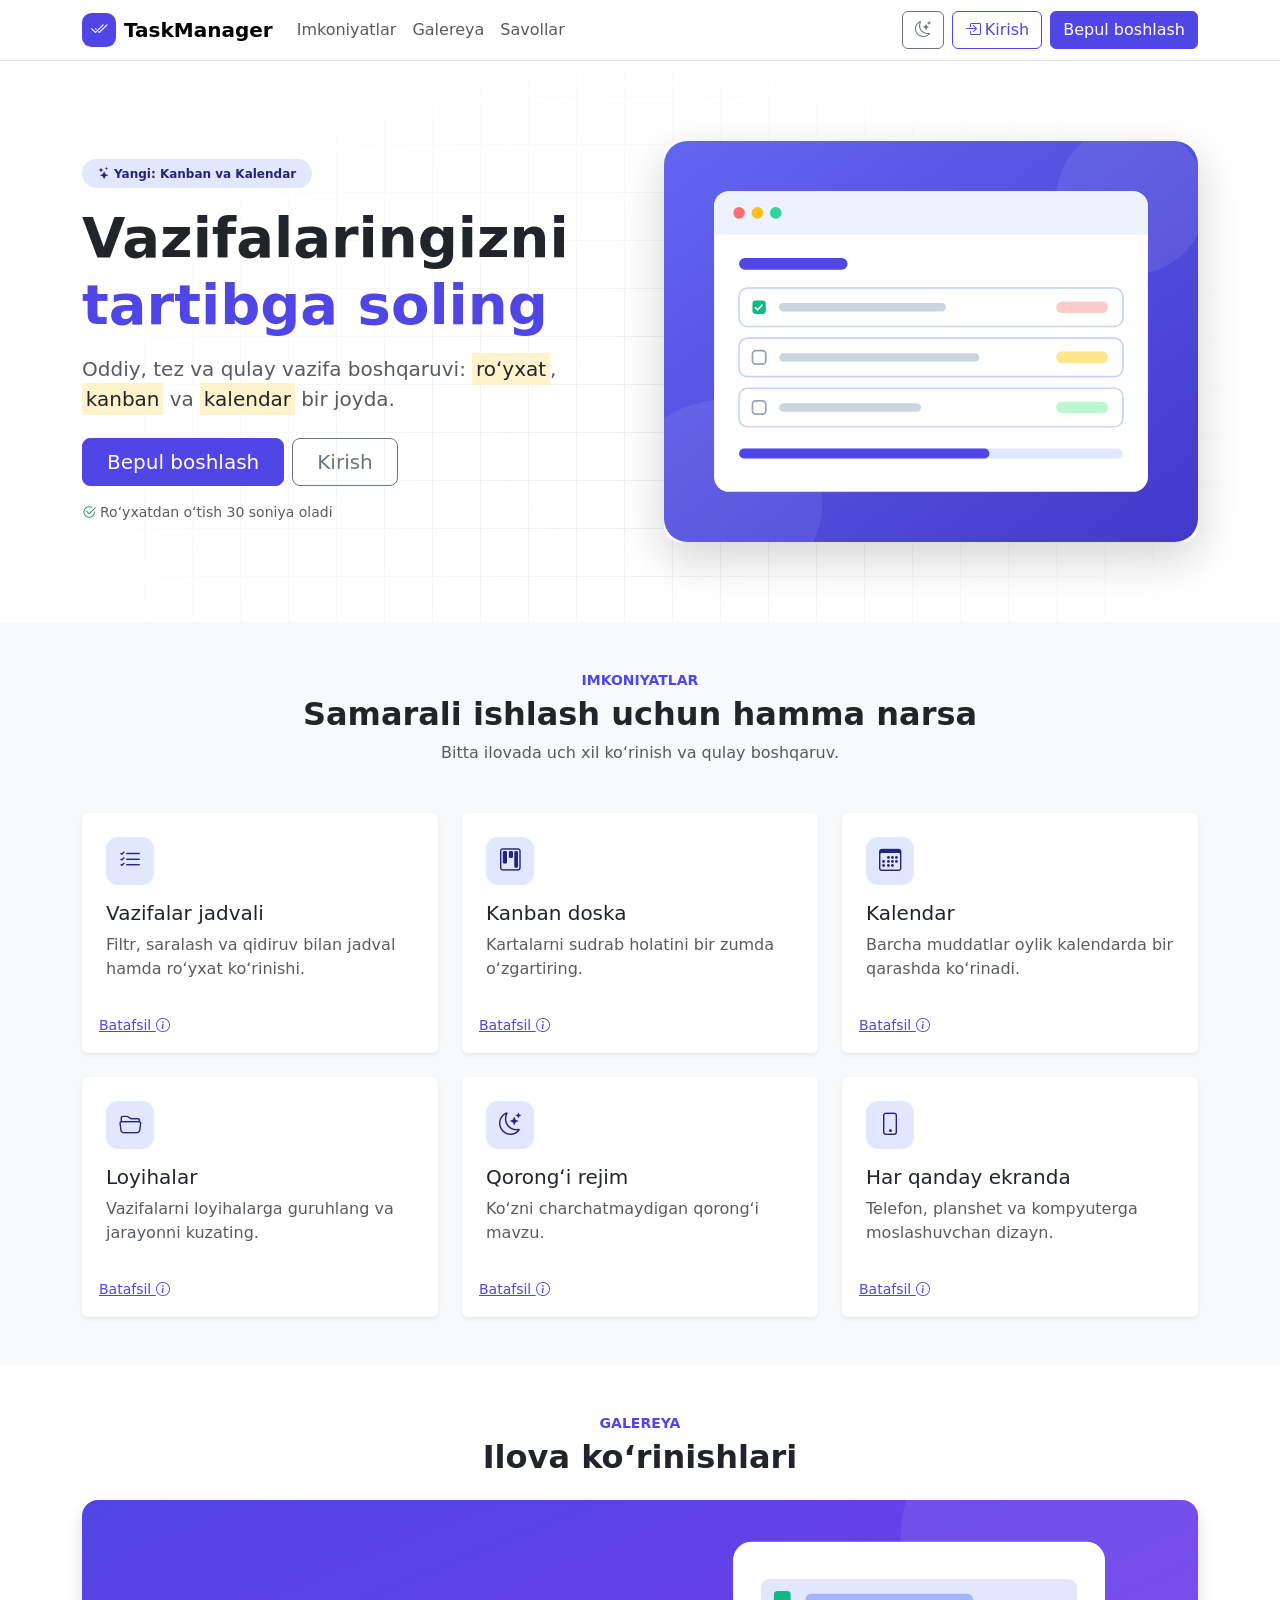
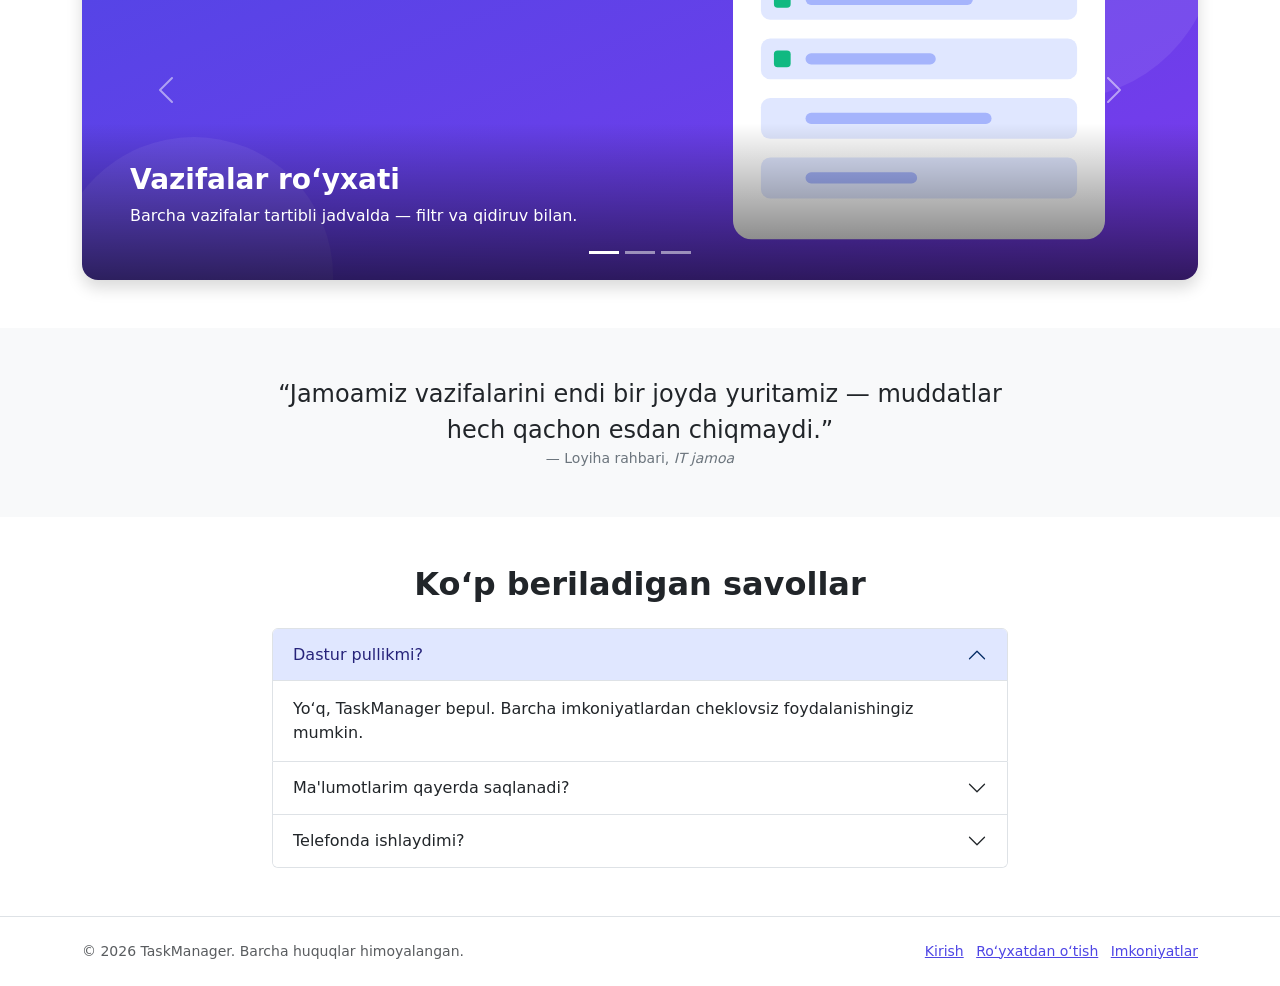
<file: index.html>
<!DOCTYPE html>
<html lang="uz" data-bs-theme="light">
<head>
  <meta charset="UTF-8">
  <!-- viewport: Bootstrap responsive ishlashi uchun SHART -->
  <meta name="viewport" content="width=device-width, initial-scale=1">
  <meta http-equiv="Content-Security-Policy" content="default-src 'self' file:; script-src 'self' file: https://cdn.jsdelivr.net; style-src 'self' file: 'unsafe-inline' https://cdn.jsdelivr.net; font-src 'self' file: https://cdn.jsdelivr.net; img-src 'self' file: data:; base-uri 'none'; form-action 'self'">
  <title>Vazifalar boshqaruvi — TaskManager</title>
  <style>html{visibility:hidden}</style>
  <!-- Bootstrap 5.3 va Bootstrap Icons (CDN) -->
  <link href="https://cdn.jsdelivr.net/npm/bootstrap@5.3.3/dist/css/bootstrap.min.css" rel="stylesheet">
  <link href="https://cdn.jsdelivr.net/npm/bootstrap-icons@1.11.3/font/bootstrap-icons.min.css" rel="stylesheet">
  <!-- Faqat kichik qoʻshimcha uslublar -->
  <link href="css/custom.css" rel="stylesheet">
  <script src="js/auth.js"></script>
</head>
<body class="auth-bg">

  <!-- ===== NAVBAR (konteyner ichida, kichik ekranda yigʻiladi) ===== -->
  <nav class="navbar navbar-expand-md bg-body border-bottom sticky-top">
    <div class="container">
      <a class="navbar-brand d-flex align-items-center gap-2 fw-semibold" href="index.html"><span class="brand-mark"><i class="bi bi-check2-all"></i></span> TaskManager</a>
      <button class="navbar-toggler" type="button" data-bs-toggle="collapse" data-bs-target="#mainNav" aria-controls="mainNav" aria-expanded="false" aria-label="Menyuni ochish"><span class="navbar-toggler-icon"></span></button>
      <div class="collapse navbar-collapse" id="mainNav">
        <ul class="navbar-nav me-auto mb-2 mb-md-0">
          <li class="nav-item"><a class="nav-link" href="#features">Imkoniyatlar</a></li>
          <li class="nav-item"><a class="nav-link" href="#gallery">Galereya</a></li>
          <li class="nav-item"><a class="nav-link" href="#faq">Savollar</a></li>
        </ul>
        <div class="d-flex flex-column flex-md-row gap-2">
          <button type="button" class="btn btn-outline-secondary js-theme" data-bs-toggle="tooltip" data-bs-placement="bottom" data-bs-title="Mavzuni almashtirish" aria-label="Mavzuni almashtirish"><i class="bi bi-moon-stars js-theme-icon"></i></button>
          <a class="btn btn-outline-primary" href="login.html"><i class="bi bi-box-arrow-in-right me-1"></i>Kirish</a>
          <a class="btn btn-primary" href="register.html">Bepul boshlash</a>
        </div>
      </div>
    </div>
  </nav>

  <!-- ===== HERO ===== -->
  <header class="container hero-section">
    <div class="row align-items-center g-5">
      <div class="col-lg-6 text-center text-lg-start">
        <span class="badge rounded-pill bg-primary-subtle text-primary-emphasis mb-3 px-3 py-2"><i class="bi bi-stars me-1"></i>Yangi: Kanban va Kalendar</span>
        <h1 class="display-4 fw-bold mb-3">Vazifalaringizni <span class="text-primary">tartibga soling</span></h1>
        <p class="lead text-body-secondary mb-4">Oddiy, tez va qulay vazifa boshqaruvi: <mark>roʻyxat</mark>, <mark>kanban</mark> va <mark>kalendar</mark> bir joyda.</p>
        <div class="d-grid d-sm-flex gap-2 justify-content-center justify-content-lg-start">
          <a class="btn btn-primary btn-lg px-4" href="register.html" data-bs-toggle="tooltip" data-bs-title="Karta talab qilinmaydi">Bepul boshlash</a>
          <a class="btn btn-outline-secondary btn-lg px-4" href="login.html">Kirish</a>
        </div>
        <p class="small text-body-secondary mt-3 mb-0"><i class="bi bi-check2-circle text-success me-1"></i>Roʻyxatdan oʻtish 30 soniya oladi</p>
      </div>
      <div class="col-lg-6">
        <!-- Media: moslashuvchan rasm (img-fluid), burchaklari yumaloq, soya bilan -->
        <img src="assets/img/hero.svg" class="img-fluid rounded-4 shadow-lg" alt="TaskManager interfeysi">
      </div>
    </div>
  </header>

  <!-- ===== IMKONIYATLAR ===== -->
  <section class="py-5 bg-body-tertiary" id="features">
    <div class="container">
      <div class="text-center mb-5">
        <p class="text-uppercase fw-semibold small text-primary mb-1">Imkoniyatlar</p>
        <h2 class="fw-bold">Samarali ishlash uchun hamma narsa</h2>
        <p class="text-body-secondary">Bitta ilovada uch xil koʻrinish va qulay boshqaruv.</p>
      </div>
      <div class="row row-cols-1 row-cols-md-2 row-cols-lg-3 g-4">
        <div class="col">
          <div class="card h-100 border-0 shadow-sm">
            <div class="card-body p-4">
              <span class="feature-icon mb-3"><i class="bi bi-list-check"></i></span>
              <h3 class="h5">Vazifalar jadvali</h3>
              <p class="text-body-secondary mb-0">Filtr, saralash va qidiruv bilan jadval hamda roʻyxat koʻrinishi.</p>
            </div>
            <div class="card-footer bg-transparent border-0 pb-3">
              <button type="button" class="btn btn-sm btn-link p-0" data-bs-toggle="popover" data-bs-trigger="focus" data-bs-placement="top" data-bs-title="Vazifalar jadvali" data-bs-content="Holat, ustuvorlik va loyiha boʻyicha filtrlang, muddat boʻyicha saralang.">Batafsil <i class="bi bi-info-circle"></i></button>
            </div>
          </div>
        </div>
        <div class="col">
          <div class="card h-100 border-0 shadow-sm">
            <div class="card-body p-4">
              <span class="feature-icon mb-3"><i class="bi bi-kanban"></i></span>
              <h3 class="h5">Kanban doska</h3>
              <p class="text-body-secondary mb-0">Kartalarni sudrab holatini bir zumda oʻzgartiring.</p>
            </div>
            <div class="card-footer bg-transparent border-0 pb-3">
              <button type="button" class="btn btn-sm btn-link p-0" data-bs-toggle="popover" data-bs-trigger="focus" data-bs-placement="top" data-bs-title="Kanban doska" data-bs-content="Qilish kerak → Jarayonda → Tekshiruvda → Bajarildi ustunlari.">Batafsil <i class="bi bi-info-circle"></i></button>
            </div>
          </div>
        </div>
        <div class="col">
          <div class="card h-100 border-0 shadow-sm">
            <div class="card-body p-4">
              <span class="feature-icon mb-3"><i class="bi bi-calendar3"></i></span>
              <h3 class="h5">Kalendar</h3>
              <p class="text-body-secondary mb-0">Barcha muddatlar oylik kalendarda bir qarashda koʻrinadi.</p>
            </div>
            <div class="card-footer bg-transparent border-0 pb-3">
              <button type="button" class="btn btn-sm btn-link p-0" data-bs-toggle="popover" data-bs-trigger="focus" data-bs-placement="top" data-bs-title="Kalendar" data-bs-content="Muddati oʻtgan vazifalar qizil rangda ajratiladi.">Batafsil <i class="bi bi-info-circle"></i></button>
            </div>
          </div>
        </div>
        <div class="col">
          <div class="card h-100 border-0 shadow-sm">
            <div class="card-body p-4">
              <span class="feature-icon mb-3"><i class="bi bi-folder2-open"></i></span>
              <h3 class="h5">Loyihalar</h3>
              <p class="text-body-secondary mb-0">Vazifalarni loyihalarga guruhlang va jarayonni kuzating.</p>
            </div>
            <div class="card-footer bg-transparent border-0 pb-3">
              <button type="button" class="btn btn-sm btn-link p-0" data-bs-toggle="popover" data-bs-trigger="focus" data-bs-placement="top" data-bs-title="Loyihalar" data-bs-content="Har bir loyihada bajarilish foizi koʻrsatiladi.">Batafsil <i class="bi bi-info-circle"></i></button>
            </div>
          </div>
        </div>
        <div class="col">
          <div class="card h-100 border-0 shadow-sm">
            <div class="card-body p-4">
              <span class="feature-icon mb-3"><i class="bi bi-moon-stars"></i></span>
              <h3 class="h5">Qorongʻi rejim</h3>
              <p class="text-body-secondary mb-0">Koʻzni charchatmaydigan qorongʻi mavzu.</p>
            </div>
            <div class="card-footer bg-transparent border-0 pb-3">
              <button type="button" class="btn btn-sm btn-link p-0" data-bs-toggle="popover" data-bs-trigger="focus" data-bs-placement="top" data-bs-title="Qorongʻi rejim" data-bs-content="Bir tugma bilan almashtiring — tanlovingiz saqlanadi.">Batafsil <i class="bi bi-info-circle"></i></button>
            </div>
          </div>
        </div>
        <div class="col">
          <div class="card h-100 border-0 shadow-sm">
            <div class="card-body p-4">
              <span class="feature-icon mb-3"><i class="bi bi-phone"></i></span>
              <h3 class="h5">Har qanday ekranda</h3>
              <p class="text-body-secondary mb-0">Telefon, planshet va kompyuterga moslashuvchan dizayn.</p>
            </div>
            <div class="card-footer bg-transparent border-0 pb-3">
              <button type="button" class="btn btn-sm btn-link p-0" data-bs-toggle="popover" data-bs-trigger="focus" data-bs-placement="top" data-bs-title="Har qanday ekranda" data-bs-content="Bootstrap grid tizimi: xs, sm, md, lg, xl, xxl breakpointlar.">Batafsil <i class="bi bi-info-circle"></i></button>
            </div>
          </div>
        </div>
      </div>
    </div>
  </section>

  <!-- ===== GALEREYA: SLAYDER (Carousel) ===== -->
  <section class="py-5" id="gallery">
    <div class="container">
      <div class="text-center mb-4">
        <p class="text-uppercase fw-semibold small text-primary mb-1">Galereya</p>
        <h2 class="fw-bold">Ilova koʻrinishlari</h2>
      </div>
      <div id="landingCarousel" class="carousel slide shadow rounded-4 overflow-hidden" data-bs-ride="carousel" aria-label="Ilova koʻrinishlari">
        <div class="carousel-indicators">
          <button type="button" data-bs-target="#landingCarousel" data-bs-slide-to="0" class="active" aria-current="true" aria-label="1-slayd"></button>
          <button type="button" data-bs-target="#landingCarousel" data-bs-slide-to="1" aria-label="2-slayd"></button>
          <button type="button" data-bs-target="#landingCarousel" data-bs-slide-to="2" aria-label="3-slayd"></button>
        </div>
        <div class="carousel-inner">
          <div class="carousel-item active">
            <img src="assets/img/slide-1.svg" class="d-block w-100 carousel-img-lg" alt="Vazifalar roʻyxati">
            <div class="carousel-caption text-start">
              <h3 class="fw-bold">Vazifalar roʻyxati</h3>
              <p class="d-none d-md-block">Barcha vazifalar tartibli jadvalda — filtr va qidiruv bilan.</p>
            </div>
          </div>
          <div class="carousel-item">
            <img src="assets/img/slide-2.svg" class="d-block w-100 carousel-img-lg" alt="Kanban doska">
            <div class="carousel-caption text-start">
              <h3 class="fw-bold">Kanban doska</h3>
              <p class="d-none d-md-block">Kartalarni sudrab tashlang va jarayonni boshqaring.</p>
            </div>
          </div>
          <div class="carousel-item">
            <img src="assets/img/slide-3.svg" class="d-block w-100 carousel-img-lg" alt="Kalendar">
            <div class="carousel-caption text-start">
              <h3 class="fw-bold">Kalendar</h3>
              <p class="d-none d-md-block">Muddatlarni oylik kalendarda kuzating.</p>
            </div>
          </div>
        </div>
        <button class="carousel-control-prev" type="button" data-bs-target="#landingCarousel" data-bs-slide="prev"><span class="carousel-control-prev-icon" aria-hidden="true"></span><span class="visually-hidden">Oldingi</span></button>
        <button class="carousel-control-next" type="button" data-bs-target="#landingCarousel" data-bs-slide="next"><span class="carousel-control-next-icon" aria-hidden="true"></span><span class="visually-hidden">Keyingi</span></button>
      </div>
    </div>
  </section>

  <!-- ===== FIKR (matn dizayni: figure + blockquote) ===== -->
  <section class="py-5 bg-body-tertiary">
    <div class="container">
      <div class="row justify-content-center">
        <div class="col-lg-8">
          <figure class="text-center mb-0">
            <blockquote class="blockquote fs-4">
              <p>“Jamoamiz vazifalarini endi bir joyda yuritamiz — muddatlar hech qachon esdan chiqmaydi.”</p>
            </blockquote>
            <figcaption class="blockquote-footer mb-0">Loyiha rahbari, <cite title="Manba">IT jamoa</cite></figcaption>
          </figure>
        </div>
      </div>
    </div>
  </section>

  <!-- ===== SAVOLLAR: ACCORDION ===== -->
  <section class="py-5" id="faq-section">
    <div class="container">
      <div class="row justify-content-center">
        <div class="col-lg-8">
          <h2 class="fw-bold text-center mb-4">Koʻp beriladigan savollar</h2>
          <div class="accordion" id="faq">
        <div class="accordion-item">
          <h3 class="accordion-header"><button class="accordion-button" type="button" data-bs-toggle="collapse" data-bs-target="#faq1" aria-expanded="true" aria-controls="faq1">Dastur pullikmi?</button></h3>
          <div id="faq1" class="accordion-collapse collapse show" data-bs-parent="#faq"><div class="accordion-body">Yoʻq, TaskManager bepul. Barcha imkoniyatlardan cheklovsiz foydalanishingiz mumkin.</div></div>
        </div>
        <div class="accordion-item">
          <h3 class="accordion-header"><button class="accordion-button collapsed" type="button" data-bs-toggle="collapse" data-bs-target="#faq2" aria-expanded="false" aria-controls="faq2">Ma'lumotlarim qayerda saqlanadi?</button></h3>
          <div id="faq2" class="accordion-collapse collapse" data-bs-parent="#faq"><div class="accordion-body">Ma'lumotlar faqat sizning brauzeringizda (localStorage) saqlanadi va hech qayerga yuborilmaydi.</div></div>
        </div>
        <div class="accordion-item">
          <h3 class="accordion-header"><button class="accordion-button collapsed" type="button" data-bs-toggle="collapse" data-bs-target="#faq3" aria-expanded="false" aria-controls="faq3">Telefonda ishlaydimi?</button></h3>
          <div id="faq3" class="accordion-collapse collapse" data-bs-parent="#faq"><div class="accordion-body">Ha. Dizayn Bootstrap grid yordamida barcha ekran oʻlchamlariga moslashadi.</div></div>
        </div>
          </div>
        </div>
      </div>
    </div>
  </section>

  <!-- ===== FOOTER ===== -->
  <footer class="border-top py-4">
    <div class="container d-flex flex-column flex-md-row justify-content-between align-items-center gap-2">
      <small class="text-body-secondary">&copy; 2026 TaskManager. Barcha huquqlar himoyalangan.</small>
      <ul class="list-inline mb-0 small">
        <li class="list-inline-item"><a href="login.html">Kirish</a></li>
        <li class="list-inline-item"><a href="register.html">Roʻyxatdan oʻtish</a></li>
        <li class="list-inline-item"><a href="#features">Imkoniyatlar</a></li>
      </ul>
    </div>
  </footer>

  <script src="https://cdn.jsdelivr.net/npm/bootstrap@5.3.3/dist/js/bootstrap.bundle.min.js"></script>
  <script src="js/ui.js"></script>
  <script src="js/landing.js"></script>
</body>
</html>
</file>
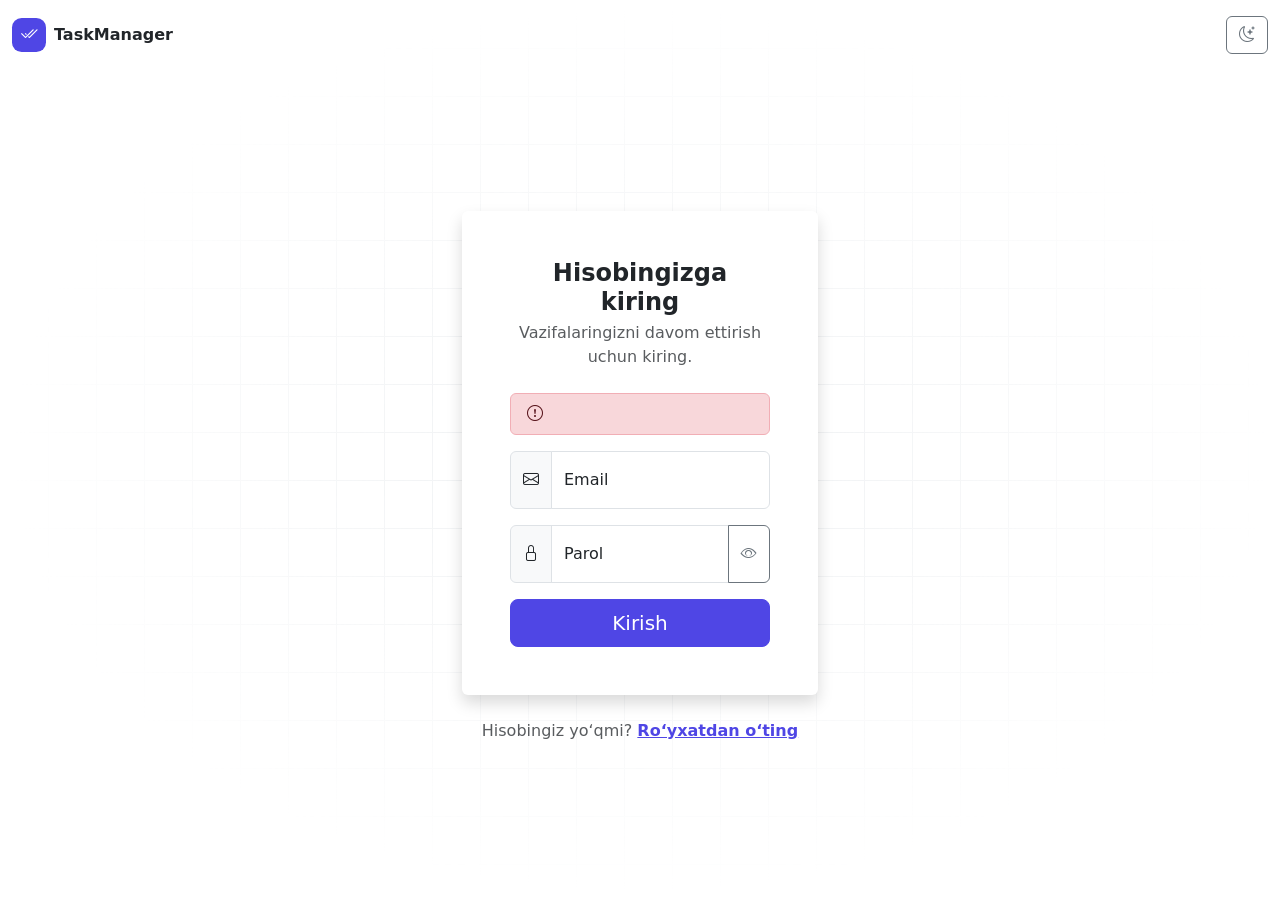
<file: calendar.html>
<!DOCTYPE html>
<html lang="uz" data-bs-theme="light">
<head>
  <meta charset="UTF-8">
  <!-- viewport: Bootstrap responsive ishlashi uchun SHART -->
  <meta name="viewport" content="width=device-width, initial-scale=1">
  <meta http-equiv="Content-Security-Policy" content="default-src 'self' file:; script-src 'self' file: https://cdn.jsdelivr.net; style-src 'self' file: 'unsafe-inline' https://cdn.jsdelivr.net; font-src 'self' file: https://cdn.jsdelivr.net; img-src 'self' file: data:; base-uri 'none'; form-action 'self'">
  <title>Kalendar — TaskManager</title>
  <style>html{visibility:hidden}</style>
  <!-- Bootstrap 5.3 va Bootstrap Icons (CDN) -->
  <link href="https://cdn.jsdelivr.net/npm/bootstrap@5.3.3/dist/css/bootstrap.min.css" rel="stylesheet">
  <link href="https://cdn.jsdelivr.net/npm/bootstrap-icons@1.11.3/font/bootstrap-icons.min.css" rel="stylesheet">
  <!-- Faqat kichik qoʻshimcha uslublar -->
  <link href="css/custom.css" rel="stylesheet">
  <script src="js/auth.js"></script>
</head>
<body data-page="calendar">

  <!-- ===== YUQORI NAVBAR ===== -->
  <nav class="navbar bg-body border-bottom sticky-top py-2">
    <div class="container-fluid gap-2 flex-nowrap">
      <button class="btn btn-outline-secondary d-lg-none" type="button" data-bs-toggle="offcanvas" data-bs-target="#sidebar" aria-controls="sidebar" aria-label="Menyuni ochish"><i class="bi bi-list"></i></button>
      <a class="navbar-brand d-flex align-items-center gap-2 fw-semibold me-0 me-lg-4" href="dashboard.html"><span class="brand-mark"><i class="bi bi-check2-all"></i></span><span class="d-none d-sm-inline">TaskManager</span></a>

      <form class="input-group d-none d-md-flex flex-grow-1 js-search-form" style="max-width:420px" role="search">
        <span class="input-group-text"><i class="bi bi-search"></i></span>
        <input type="search" class="form-control js-search" placeholder="Vazifalarni qidirish…" aria-label="Qidirish">
      </form>

      <div class="d-flex align-items-center gap-2 ms-auto">
        <!-- Tugmali dropdown (Split button): asosiy tugma + ustuvorlik tanlash menyusi -->
        <div class="btn-group">
          <button type="button" class="btn btn-primary" data-action="new-task"><i class="bi bi-plus-lg"></i><span class="d-none d-sm-inline ms-1">Yangi vazifa</span></button>
          <button type="button" class="btn btn-primary dropdown-toggle dropdown-toggle-split" data-bs-toggle="dropdown" aria-expanded="false"><span class="visually-hidden">Tezkor qoʻshish menyusi</span></button>
          <ul class="dropdown-menu dropdown-menu-end shadow">
            <li><h6 class="dropdown-header">Ustuvorlik bilan qoʻshish</h6></li>
            <li><button type="button" class="dropdown-item" data-action="new-task" data-priority="high"><i class="bi bi-chevron-double-up text-danger me-2"></i>Yuqori</button></li>
            <li><button type="button" class="dropdown-item" data-action="new-task" data-priority="medium"><i class="bi bi-dash-lg text-warning me-2"></i>Oʻrta</button></li>
            <li><button type="button" class="dropdown-item" data-action="new-task" data-priority="low"><i class="bi bi-chevron-double-down text-success me-2"></i>Past</button></li>
            <li><hr class="dropdown-divider"></li>
            <li><button type="button" class="dropdown-item" data-action="new-project"><i class="bi bi-folder-plus me-2"></i>Yangi loyiha</button></li>
          </ul>
        </div>
        <button type="button" class="btn btn-outline-secondary js-theme" data-bs-toggle="tooltip" data-bs-placement="bottom" data-bs-title="Mavzuni almashtirish" aria-label="Mavzuni almashtirish"><i class="bi bi-moon-stars js-theme-icon"></i></button>
        <!-- Foydalanuvchi dropdown menyusi -->
        <div class="dropdown">
          <button class="btn btn-light border d-flex align-items-center gap-2 px-2" type="button" data-bs-toggle="dropdown" aria-expanded="false" aria-label="Foydalanuvchi menyusi">
            <img src="assets/img/avatar.svg" alt="" width="28" height="28" class="rounded-circle">
            <span class="d-none d-xl-inline small js-user-name"></span>
          </button>
          <ul class="dropdown-menu dropdown-menu-end shadow">
            <li class="px-3 py-2"><div class="fw-semibold js-user-name"></div><div class="small text-body-secondary js-user-email"></div></li>
            <li><hr class="dropdown-divider"></li>
            <li><a class="dropdown-item" href="settings.html"><i class="bi bi-person-gear me-2"></i>Profil sozlamalari</a></li>
            <li><a class="dropdown-item" href="tasks.html"><i class="bi bi-list-check me-2"></i>Mening vazifalarim</a></li>
            <li><hr class="dropdown-divider"></li>
            <li><button type="button" class="dropdown-item text-danger js-logout"><i class="bi bi-box-arrow-right me-2"></i>Chiqish</button></li>
          </ul>
        </div>
      </div>
    </div>
  </nav>

  <div class="container-fluid">
    <div class="row">
      <!-- ===== YON PANEL: lg+ ekranda doimiy, kichik ekranda Offcanvas ===== -->
      <aside class="col-lg-3 col-xl-2 px-0 border-end sidebar-col">
        <div class="offcanvas-lg offcanvas-start sidebar" tabindex="-1" id="sidebar" aria-labelledby="sidebarLabel">
          <div class="offcanvas-header border-bottom">
            <h5 class="offcanvas-title d-flex align-items-center gap-2" id="sidebarLabel"><span class="brand-mark"><i class="bi bi-check2-all"></i></span> TaskManager</h5>
            <button type="button" class="btn-close" data-bs-dismiss="offcanvas" data-bs-target="#sidebar" aria-label="Yopish"></button>
          </div>
          <div class="offcanvas-body flex-column p-3">
            <!-- Telefonda qidiruv shu yerda -->
            <form class="input-group mb-3 d-md-none js-search-form" role="search">
              <span class="input-group-text"><i class="bi bi-search"></i></span>
              <input type="search" class="form-control js-search" placeholder="Vazifalarni qidirish…" aria-label="Qidirish">
            </form>
            <ul class="nav nav-pills flex-column gap-1 mb-4">
          <li class="nav-item"><a class="nav-link" href="dashboard.html"><i class="bi bi-speedometer2"></i>Boshqaruv paneli</a></li>
          <li class="nav-item"><a class="nav-link" href="tasks.html"><i class="bi bi-list-check"></i>Vazifalar <span class="badge rounded-pill text-bg-light border ms-auto" id="navTaskCount" data-bs-toggle="tooltip" data-bs-title="Bajarilmagan vazifalar">0</span></a></li>
          <li class="nav-item"><a class="nav-link" href="kanban.html"><i class="bi bi-kanban"></i>Kanban</a></li>
          <li class="nav-item"><a class="nav-link active" href="calendar.html" aria-current="page"><i class="bi bi-calendar3"></i>Kalendar</a></li>
          <li class="nav-item"><a class="nav-link" href="projects.html"><i class="bi bi-folder2-open"></i>Loyihalar</a></li>
          <li class="nav-item"><a class="nav-link" href="settings.html"><i class="bi bi-gear"></i>Sozlamalar</a></li>
            </ul>
            <!-- Umumiy bajarilish (Progress komponenti) -->
            <div class="card bg-body-tertiary border-0">
              <div class="card-body p-3">
                <div class="d-flex justify-content-between small mb-2"><span class="fw-semibold">Umumiy bajarilish</span><span id="sideProgressText">0%</span></div>
                <div class="progress" style="height:8px" role="progressbar" aria-label="Umumiy bajarilish" aria-valuenow="0" aria-valuemin="0" aria-valuemax="100"><div class="progress-bar" id="sideProgress" style="width:0%"></div></div>
              </div>
            </div>
          </div>
        </div>
      </aside>

      <!-- ===== ASOSIY KONTENT ===== -->
      <main class="col-lg-9 col-xl-10 py-4 px-3 px-md-4">
        <nav aria-label="breadcrumb">
          <ol class="breadcrumb small mb-2">
            <li class="breadcrumb-item"><a href="dashboard.html"><i class="bi bi-house-door"></i> Bosh sahifa</a></li>
            <li class="breadcrumb-item active" aria-current="page">Kalendar</li>
          </ol>
        </nav>
        <div class="d-flex flex-wrap justify-content-between align-items-end gap-2 mb-4">
          <div><h1 class="h3 fw-bold mb-1">Kalendar</h1><p class="text-body-secondary mb-0">Muddatlar boʻyicha koʻrinish.</p></div>
          
        </div>
        <div class="row g-4">
          <div class="col-12 col-xl-8">
            <div class="card shadow-sm">
              <div class="card-header bg-transparent d-flex flex-wrap justify-content-between align-items-center gap-2">
                <h2 class="h5 mb-0" id="calTitle"></h2>
                <div class="btn-group" role="group" aria-label="Oy tanlash">
                  <button type="button" class="btn btn-outline-secondary btn-sm" data-action="month" data-n="-1" data-bs-toggle="tooltip" data-bs-title="Oldingi oy" aria-label="Oldingi oy"><i class="bi bi-chevron-left"></i></button>
                  <button type="button" class="btn btn-outline-secondary btn-sm" data-action="today">Bugun</button>
                  <button type="button" class="btn btn-outline-secondary btn-sm" data-action="month" data-n="1" data-bs-toggle="tooltip" data-bs-title="Keyingi oy" aria-label="Keyingi oy"><i class="bi bi-chevron-right"></i></button>
                </div>
              </div>
              <div id="calBody"></div>
            </div>
          </div>
          <div class="col-12 col-xl-4">
            <div class="card shadow-sm">
              <div class="card-header bg-transparent"><h2 class="h6 mb-0"><i class="bi bi-list-stars me-2 text-primary"></i>Shu oydagi muddatlar</h2></div>
              <div class="list-group list-group-flush" id="calList"></div>
            </div>
          </div>
        </div>
      </main>
    </div>
  </div>

  <!-- ===== OYNALAR (Modal) ===== -->
  <!-- Vazifa qoʻshish / tahrirlash formasi -->
  <div class="modal fade" id="taskModal" tabindex="-1" aria-labelledby="taskModalLabel" aria-hidden="true">
    <div class="modal-dialog modal-dialog-centered modal-dialog-scrollable modal-lg modal-fullscreen-sm-down">
      <form class="modal-content" id="taskForm" novalidate>
        <div class="modal-header">
          <h2 class="modal-title fs-5" id="taskModalLabel">Yangi vazifa</h2>
          <button type="button" class="btn-close" data-bs-dismiss="modal" aria-label="Yopish"></button>
        </div>
        <div class="modal-body">
          <input type="hidden" name="id">
          <div class="row g-3">
            <div class="col-12">
              <div class="form-floating">
                <input type="text" class="form-control" id="tfTitle" name="title" placeholder="Sarlavha" maxlength="200" required>
                <label for="tfTitle">Sarlavha</label>
                <div class="invalid-feedback">Vazifa sarlavhasini kiriting.</div>
              </div>
            </div>
            <div class="col-12">
              <div class="form-floating">
                <textarea class="form-control" id="tfDesc" name="description" placeholder="Tavsif" maxlength="2000" style="height:100px"></textarea>
                <label for="tfDesc">Tavsif (ixtiyoriy)</label>
              </div>
            </div>
            <div class="col-12 col-md-6">
              <div class="form-floating">
                <select class="form-select" id="tfStatus" name="status">
                  <option value="todo">Qilish kerak</option><option value="in_progress">Jarayonda</option>
                  <option value="review">Tekshiruvda</option><option value="done">Bajarildi</option>
                </select>
                <label for="tfStatus">Holat</label>
              </div>
            </div>
            <div class="col-12 col-md-6">
              <div class="form-floating">
                <select class="form-select" id="tfPriority" name="priority">
                  <option value="high">Yuqori</option><option value="medium">Oʻrta</option><option value="low">Past</option>
                </select>
                <label for="tfPriority">Ustuvorlik</label>
              </div>
            </div>
            <div class="col-12 col-md-6">
              <div class="form-floating">
                <input type="date" class="form-control" id="tfDue" name="dueDate" placeholder="Muddat">
                <label for="tfDue">Muddat</label>
              </div>
            </div>
            <div class="col-12 col-md-6">
              <div class="form-floating">
                <select class="form-select" id="tfProject" name="projectId"></select>
                <label for="tfProject">Loyiha</label>
              </div>
            </div>
          </div>
        </div>
        <div class="modal-footer">
          <button type="button" class="btn btn-outline-secondary" data-bs-dismiss="modal">Bekor qilish</button>
          <button type="submit" class="btn btn-primary"><i class="bi bi-check-lg me-1"></i>Saqlash</button>
        </div>
      </form>
    </div>
  </div>

  <!-- Yangi loyiha formasi -->
  <div class="modal fade" id="projectModal" tabindex="-1" aria-labelledby="projectModalLabel" aria-hidden="true">
    <div class="modal-dialog modal-dialog-centered">
      <form class="modal-content" id="projectForm" novalidate>
        <div class="modal-header">
          <h2 class="modal-title fs-5" id="projectModalLabel">Yangi loyiha</h2>
          <button type="button" class="btn-close" data-bs-dismiss="modal" aria-label="Yopish"></button>
        </div>
        <div class="modal-body vstack gap-3">
          <div class="form-floating">
            <input type="text" class="form-control" id="pfName" name="name" placeholder="Nomi" maxlength="80" required>
            <label for="pfName">Loyiha nomi</label>
            <div class="invalid-feedback">Loyiha nomini kiriting.</div>
          </div>
          <div class="form-floating">
            <input type="text" class="form-control" id="pfDesc" name="description" placeholder="Tavsif" maxlength="200">
            <label for="pfDesc">Qisqacha tavsif</label>
          </div>
        </div>
        <div class="modal-footer">
          <button type="button" class="btn btn-outline-secondary" data-bs-dismiss="modal">Bekor qilish</button>
          <button type="submit" class="btn btn-primary">Yaratish</button>
        </div>
      </form>
    </div>
  </div>

  <!-- Tasdiqlash oynasi -->
  <div class="modal fade" id="confirmModal" tabindex="-1" aria-labelledby="confirmLabel" aria-hidden="true">
    <div class="modal-dialog modal-dialog-centered modal-sm">
      <div class="modal-content">
        <div class="modal-body text-center p-4">
          <i class="bi bi-exclamation-triangle text-warning display-5"></i>
          <h2 class="h6 mt-2" id="confirmLabel">Tasdiqlang</h2>
          <p class="small text-body-secondary mb-3 js-confirm-text"></p>
          <div class="d-flex gap-2 justify-content-center">
            <button type="button" class="btn btn-outline-secondary btn-sm" data-bs-dismiss="modal">Bekor qilish</button>
            <button type="button" class="btn btn-danger btn-sm js-confirm-ok">Ha</button>
          </div>
        </div>
      </div>
    </div>
  </div>

  <script src="https://cdn.jsdelivr.net/npm/bootstrap@5.3.3/dist/js/bootstrap.bundle.min.js"></script>
  <script src="js/store.js"></script>
  <script src="js/ui.js"></script>
  <script src="js/app.js"></script>
</body>
</html>
</file>
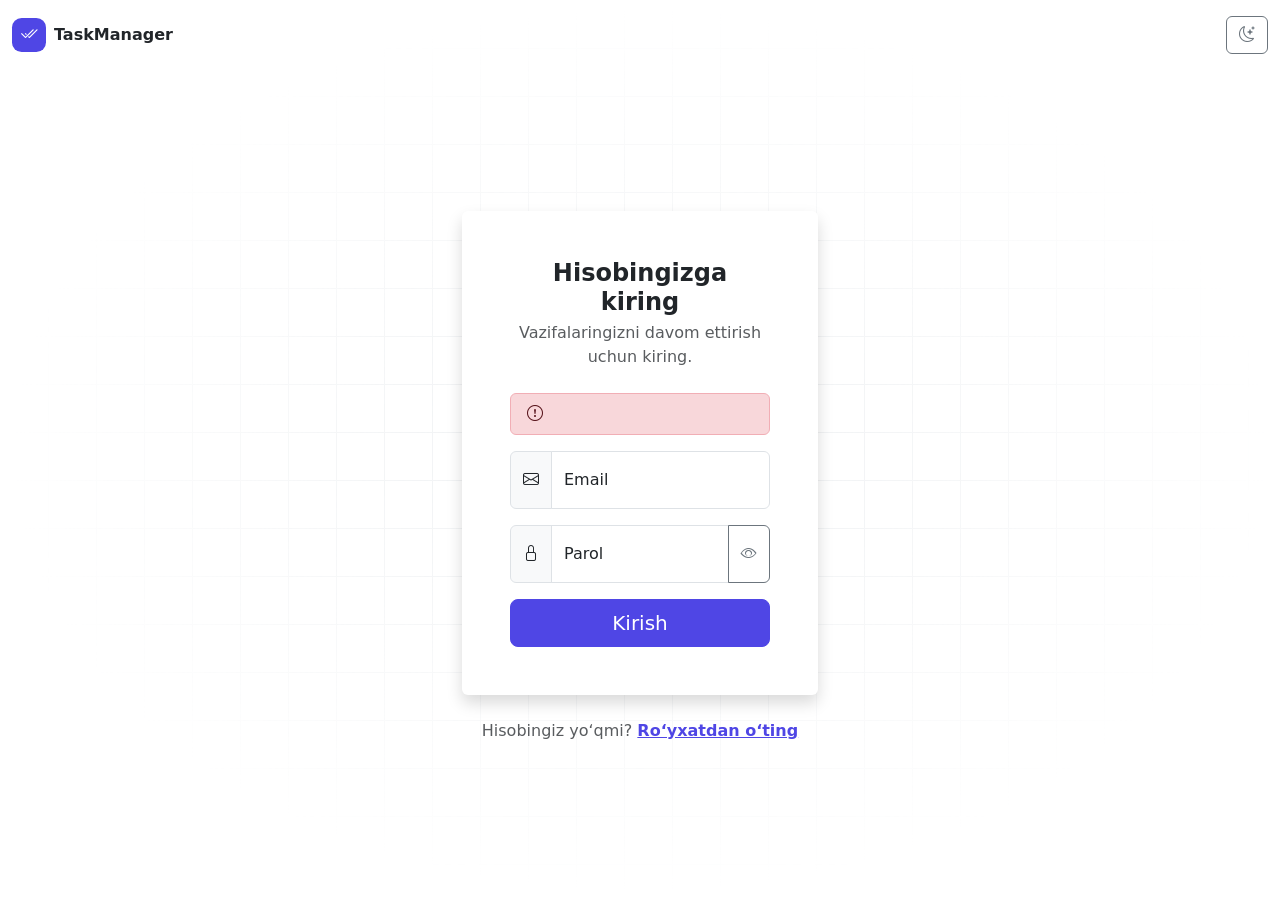
<file: dashboard.html>
<!DOCTYPE html>
<html lang="uz" data-bs-theme="light">
<head>
  <meta charset="UTF-8">
  <!-- viewport: Bootstrap responsive ishlashi uchun SHART -->
  <meta name="viewport" content="width=device-width, initial-scale=1">
  <meta http-equiv="Content-Security-Policy" content="default-src 'self' file:; script-src 'self' file: https://cdn.jsdelivr.net; style-src 'self' file: 'unsafe-inline' https://cdn.jsdelivr.net; font-src 'self' file: https://cdn.jsdelivr.net; img-src 'self' file: data:; base-uri 'none'; form-action 'self'">
  <title>Boshqaruv paneli — TaskManager</title>
  <style>html{visibility:hidden}</style>
  <!-- Bootstrap 5.3 va Bootstrap Icons (CDN) -->
  <link href="https://cdn.jsdelivr.net/npm/bootstrap@5.3.3/dist/css/bootstrap.min.css" rel="stylesheet">
  <link href="https://cdn.jsdelivr.net/npm/bootstrap-icons@1.11.3/font/bootstrap-icons.min.css" rel="stylesheet">
  <!-- Faqat kichik qoʻshimcha uslublar -->
  <link href="css/custom.css" rel="stylesheet">
  <script src="js/auth.js"></script>
</head>
<body data-page="dashboard">

  <!-- ===== YUQORI NAVBAR ===== -->
  <nav class="navbar bg-body border-bottom sticky-top py-2">
    <div class="container-fluid gap-2 flex-nowrap">
      <button class="btn btn-outline-secondary d-lg-none" type="button" data-bs-toggle="offcanvas" data-bs-target="#sidebar" aria-controls="sidebar" aria-label="Menyuni ochish"><i class="bi bi-list"></i></button>
      <a class="navbar-brand d-flex align-items-center gap-2 fw-semibold me-0 me-lg-4" href="dashboard.html"><span class="brand-mark"><i class="bi bi-check2-all"></i></span><span class="d-none d-sm-inline">TaskManager</span></a>

      <form class="input-group d-none d-md-flex flex-grow-1 js-search-form" style="max-width:420px" role="search">
        <span class="input-group-text"><i class="bi bi-search"></i></span>
        <input type="search" class="form-control js-search" placeholder="Vazifalarni qidirish…" aria-label="Qidirish">
      </form>

      <div class="d-flex align-items-center gap-2 ms-auto">
        <!-- Tugmali dropdown (Split button): asosiy tugma + ustuvorlik tanlash menyusi -->
        <div class="btn-group">
          <button type="button" class="btn btn-primary" data-action="new-task"><i class="bi bi-plus-lg"></i><span class="d-none d-sm-inline ms-1">Yangi vazifa</span></button>
          <button type="button" class="btn btn-primary dropdown-toggle dropdown-toggle-split" data-bs-toggle="dropdown" aria-expanded="false"><span class="visually-hidden">Tezkor qoʻshish menyusi</span></button>
          <ul class="dropdown-menu dropdown-menu-end shadow">
            <li><h6 class="dropdown-header">Ustuvorlik bilan qoʻshish</h6></li>
            <li><button type="button" class="dropdown-item" data-action="new-task" data-priority="high"><i class="bi bi-chevron-double-up text-danger me-2"></i>Yuqori</button></li>
            <li><button type="button" class="dropdown-item" data-action="new-task" data-priority="medium"><i class="bi bi-dash-lg text-warning me-2"></i>Oʻrta</button></li>
            <li><button type="button" class="dropdown-item" data-action="new-task" data-priority="low"><i class="bi bi-chevron-double-down text-success me-2"></i>Past</button></li>
            <li><hr class="dropdown-divider"></li>
            <li><button type="button" class="dropdown-item" data-action="new-project"><i class="bi bi-folder-plus me-2"></i>Yangi loyiha</button></li>
          </ul>
        </div>
        <button type="button" class="btn btn-outline-secondary js-theme" data-bs-toggle="tooltip" data-bs-placement="bottom" data-bs-title="Mavzuni almashtirish" aria-label="Mavzuni almashtirish"><i class="bi bi-moon-stars js-theme-icon"></i></button>
        <!-- Foydalanuvchi dropdown menyusi -->
        <div class="dropdown">
          <button class="btn btn-light border d-flex align-items-center gap-2 px-2" type="button" data-bs-toggle="dropdown" aria-expanded="false" aria-label="Foydalanuvchi menyusi">
            <img src="assets/img/avatar.svg" alt="" width="28" height="28" class="rounded-circle">
            <span class="d-none d-xl-inline small js-user-name"></span>
          </button>
          <ul class="dropdown-menu dropdown-menu-end shadow">
            <li class="px-3 py-2"><div class="fw-semibold js-user-name"></div><div class="small text-body-secondary js-user-email"></div></li>
            <li><hr class="dropdown-divider"></li>
            <li><a class="dropdown-item" href="settings.html"><i class="bi bi-person-gear me-2"></i>Profil sozlamalari</a></li>
            <li><a class="dropdown-item" href="tasks.html"><i class="bi bi-list-check me-2"></i>Mening vazifalarim</a></li>
            <li><hr class="dropdown-divider"></li>
            <li><button type="button" class="dropdown-item text-danger js-logout"><i class="bi bi-box-arrow-right me-2"></i>Chiqish</button></li>
          </ul>
        </div>
      </div>
    </div>
  </nav>

  <div class="container-fluid">
    <div class="row">
      <!-- ===== YON PANEL: lg+ ekranda doimiy, kichik ekranda Offcanvas ===== -->
      <aside class="col-lg-3 col-xl-2 px-0 border-end sidebar-col">
        <div class="offcanvas-lg offcanvas-start sidebar" tabindex="-1" id="sidebar" aria-labelledby="sidebarLabel">
          <div class="offcanvas-header border-bottom">
            <h5 class="offcanvas-title d-flex align-items-center gap-2" id="sidebarLabel"><span class="brand-mark"><i class="bi bi-check2-all"></i></span> TaskManager</h5>
            <button type="button" class="btn-close" data-bs-dismiss="offcanvas" data-bs-target="#sidebar" aria-label="Yopish"></button>
          </div>
          <div class="offcanvas-body flex-column p-3">
            <!-- Telefonda qidiruv shu yerda -->
            <form class="input-group mb-3 d-md-none js-search-form" role="search">
              <span class="input-group-text"><i class="bi bi-search"></i></span>
              <input type="search" class="form-control js-search" placeholder="Vazifalarni qidirish…" aria-label="Qidirish">
            </form>
            <ul class="nav nav-pills flex-column gap-1 mb-4">
          <li class="nav-item"><a class="nav-link active" href="dashboard.html" aria-current="page"><i class="bi bi-speedometer2"></i>Boshqaruv paneli</a></li>
          <li class="nav-item"><a class="nav-link" href="tasks.html"><i class="bi bi-list-check"></i>Vazifalar <span class="badge rounded-pill text-bg-light border ms-auto" id="navTaskCount" data-bs-toggle="tooltip" data-bs-title="Bajarilmagan vazifalar">0</span></a></li>
          <li class="nav-item"><a class="nav-link" href="kanban.html"><i class="bi bi-kanban"></i>Kanban</a></li>
          <li class="nav-item"><a class="nav-link" href="calendar.html"><i class="bi bi-calendar3"></i>Kalendar</a></li>
          <li class="nav-item"><a class="nav-link" href="projects.html"><i class="bi bi-folder2-open"></i>Loyihalar</a></li>
          <li class="nav-item"><a class="nav-link" href="settings.html"><i class="bi bi-gear"></i>Sozlamalar</a></li>
            </ul>
            <!-- Umumiy bajarilish (Progress komponenti) -->
            <div class="card bg-body-tertiary border-0">
              <div class="card-body p-3">
                <div class="d-flex justify-content-between small mb-2"><span class="fw-semibold">Umumiy bajarilish</span><span id="sideProgressText">0%</span></div>
                <div class="progress" style="height:8px" role="progressbar" aria-label="Umumiy bajarilish" aria-valuenow="0" aria-valuemin="0" aria-valuemax="100"><div class="progress-bar" id="sideProgress" style="width:0%"></div></div>
              </div>
            </div>
          </div>
        </div>
      </aside>

      <!-- ===== ASOSIY KONTENT ===== -->
      <main class="col-lg-9 col-xl-10 py-4 px-3 px-md-4">
        
        <div class="d-flex flex-wrap justify-content-between align-items-end gap-2 mb-4">
          <div><h1 class="h3 fw-bold mb-1" id="greeting">Salom!</h1><p class="text-body-secondary mb-0">Bugungi ish holati.</p></div>
          
        </div>
        <!-- Statistika kartalari: xs 2 ta, md 3 ta, xl 6 ta ustun (responsive grid) -->
        <div class="row row-cols-2 row-cols-md-3 row-cols-xl-6 g-3 mb-4" id="statsRow"></div>

        <div class="row g-4">
          <div class="col-12 col-xl-8">
            <!-- Panel: umumiy bajarilish -->
            <div class="card shadow-sm mb-4">
              <div class="card-header bg-transparent d-flex justify-content-between align-items-center">
                <h2 class="h6 mb-0"><i class="bi bi-bar-chart-steps me-2 text-primary"></i>Umumiy bajarilish</h2>
                <span class="badge text-bg-primary fs-6" id="overallPct">0%</span>
              </div>
              <div class="card-body" id="stackedProgress"></div>
            </div>

            <!-- Panel: yaqin muddatlar (list-group) -->
            <div class="card shadow-sm">
              <div class="card-header bg-transparent d-flex justify-content-between align-items-center">
                <h2 class="h6 mb-0"><i class="bi bi-alarm me-2 text-primary"></i>Yaqin muddatlar</h2>
                <a href="tasks.html" class="btn btn-sm btn-outline-primary">Barchasi <i class="bi bi-arrow-right"></i></a>
              </div>
              <div class="list-group list-group-flush" id="upcomingList"></div>
            </div>
          </div>

          <div class="col-12 col-xl-4">
            <!-- SLAYDER (Carousel): samaradorlik maslahatlari -->
            <div class="card shadow-sm mb-4 overflow-hidden">
              <div id="tipsCarousel" class="carousel slide carousel-fade" data-bs-ride="carousel" aria-label="Maslahatlar slayderi">
                <div class="carousel-indicators">
                  <button type="button" data-bs-target="#tipsCarousel" data-bs-slide-to="0" class="active" aria-current="true" aria-label="1-slayd"></button>
                  <button type="button" data-bs-target="#tipsCarousel" data-bs-slide-to="1" aria-label="2-slayd"></button>
                  <button type="button" data-bs-target="#tipsCarousel" data-bs-slide-to="2" aria-label="3-slayd"></button>
                </div>
                <div class="carousel-inner">
                  <div class="carousel-item active"><img src="assets/img/slide-1.svg" class="d-block w-100 carousel-img" alt="Vazifalar roʻyxati">
                    <div class="carousel-caption"><h3 class="h6">Kunni rejalashtiring</h3><p class="small d-none d-sm-block mb-0">Eng muhim 3 ta vazifani tanlang.</p></div></div>
                  <div class="carousel-item"><img src="assets/img/slide-2.svg" class="d-block w-100 carousel-img" alt="Kanban doska">
                    <div class="carousel-caption"><h3 class="h6">Kanban'dan foydalaning</h3><p class="small d-none d-sm-block mb-0">Kartani sudrab holatini oʻzgartiring.</p></div></div>
                  <div class="carousel-item"><img src="assets/img/slide-3.svg" class="d-block w-100 carousel-img" alt="Kalendar">
                    <div class="carousel-caption"><h3 class="h6">Muddatlarni kuzating</h3><p class="small d-none d-sm-block mb-0">Kalendarda barcha muddatlar koʻrinadi.</p></div></div>
                </div>
                <button class="carousel-control-prev" type="button" data-bs-target="#tipsCarousel" data-bs-slide="prev"><span class="carousel-control-prev-icon" aria-hidden="true"></span><span class="visually-hidden">Oldingi</span></button>
                <button class="carousel-control-next" type="button" data-bs-target="#tipsCarousel" data-bs-slide="next"><span class="carousel-control-next-icon" aria-hidden="true"></span><span class="visually-hidden">Keyingi</span></button>
              </div>
            </div>

            <!-- Panel: Accordion yoʻriqnoma -->
            <div class="card shadow-sm">
              <div class="card-header bg-transparent"><h2 class="h6 mb-0"><i class="bi bi-question-circle me-2 text-primary"></i>Qisqa yoʻriqnoma</h2></div>
              <div class="accordion accordion-flush" id="helpAccordion">
                <div class="accordion-item">
                  <h3 class="accordion-header"><button class="accordion-button" type="button" data-bs-toggle="collapse" data-bs-target="#help1" aria-expanded="true" aria-controls="help1">Vazifani qanday qoʻshaman?</button></h3>
                  <div id="help1" class="accordion-collapse collapse show" data-bs-parent="#helpAccordion"><div class="accordion-body small">Yuqoridagi <kbd>Yangi vazifa</kbd> tugmasini bosing, formani toʻldiring va saqlang.</div></div>
                </div>
                <div class="accordion-item">
                  <h3 class="accordion-header"><button class="accordion-button collapsed" type="button" data-bs-toggle="collapse" data-bs-target="#help2" aria-expanded="false" aria-controls="help2">Holatni qanday oʻzgartiraman?</button></h3>
                  <div id="help2" class="accordion-collapse collapse" data-bs-parent="#helpAccordion"><div class="accordion-body small">Vazifa qatoridagi <i class="bi bi-three-dots-vertical"></i> menyusidan yoki Kanban'da kartani sudrab.</div></div>
                </div>
                <div class="accordion-item">
                  <h3 class="accordion-header"><button class="accordion-button collapsed" type="button" data-bs-toggle="collapse" data-bs-target="#help3" aria-expanded="false" aria-controls="help3">Qorongʻi rejim bormi?</button></h3>
                  <div id="help3" class="accordion-collapse collapse" data-bs-parent="#helpAccordion"><div class="accordion-body small">Ha, navbar'dagi <i class="bi bi-moon-stars"></i> tugmasi yoki Sozlamalar sahifasi orqali.</div></div>
                </div>
              </div>
            </div>
          </div>
        </div>
      </main>
    </div>
  </div>

  <!-- ===== OYNALAR (Modal) ===== -->
  <!-- Vazifa qoʻshish / tahrirlash formasi -->
  <div class="modal fade" id="taskModal" tabindex="-1" aria-labelledby="taskModalLabel" aria-hidden="true">
    <div class="modal-dialog modal-dialog-centered modal-dialog-scrollable modal-lg modal-fullscreen-sm-down">
      <form class="modal-content" id="taskForm" novalidate>
        <div class="modal-header">
          <h2 class="modal-title fs-5" id="taskModalLabel">Yangi vazifa</h2>
          <button type="button" class="btn-close" data-bs-dismiss="modal" aria-label="Yopish"></button>
        </div>
        <div class="modal-body">
          <input type="hidden" name="id">
          <div class="row g-3">
            <div class="col-12">
              <div class="form-floating">
                <input type="text" class="form-control" id="tfTitle" name="title" placeholder="Sarlavha" maxlength="200" required>
                <label for="tfTitle">Sarlavha</label>
                <div class="invalid-feedback">Vazifa sarlavhasini kiriting.</div>
              </div>
            </div>
            <div class="col-12">
              <div class="form-floating">
                <textarea class="form-control" id="tfDesc" name="description" placeholder="Tavsif" maxlength="2000" style="height:100px"></textarea>
                <label for="tfDesc">Tavsif (ixtiyoriy)</label>
              </div>
            </div>
            <div class="col-12 col-md-6">
              <div class="form-floating">
                <select class="form-select" id="tfStatus" name="status">
                  <option value="todo">Qilish kerak</option><option value="in_progress">Jarayonda</option>
                  <option value="review">Tekshiruvda</option><option value="done">Bajarildi</option>
                </select>
                <label for="tfStatus">Holat</label>
              </div>
            </div>
            <div class="col-12 col-md-6">
              <div class="form-floating">
                <select class="form-select" id="tfPriority" name="priority">
                  <option value="high">Yuqori</option><option value="medium">Oʻrta</option><option value="low">Past</option>
                </select>
                <label for="tfPriority">Ustuvorlik</label>
              </div>
            </div>
            <div class="col-12 col-md-6">
              <div class="form-floating">
                <input type="date" class="form-control" id="tfDue" name="dueDate" placeholder="Muddat">
                <label for="tfDue">Muddat</label>
              </div>
            </div>
            <div class="col-12 col-md-6">
              <div class="form-floating">
                <select class="form-select" id="tfProject" name="projectId"></select>
                <label for="tfProject">Loyiha</label>
              </div>
            </div>
          </div>
        </div>
        <div class="modal-footer">
          <button type="button" class="btn btn-outline-secondary" data-bs-dismiss="modal">Bekor qilish</button>
          <button type="submit" class="btn btn-primary"><i class="bi bi-check-lg me-1"></i>Saqlash</button>
        </div>
      </form>
    </div>
  </div>

  <!-- Yangi loyiha formasi -->
  <div class="modal fade" id="projectModal" tabindex="-1" aria-labelledby="projectModalLabel" aria-hidden="true">
    <div class="modal-dialog modal-dialog-centered">
      <form class="modal-content" id="projectForm" novalidate>
        <div class="modal-header">
          <h2 class="modal-title fs-5" id="projectModalLabel">Yangi loyiha</h2>
          <button type="button" class="btn-close" data-bs-dismiss="modal" aria-label="Yopish"></button>
        </div>
        <div class="modal-body vstack gap-3">
          <div class="form-floating">
            <input type="text" class="form-control" id="pfName" name="name" placeholder="Nomi" maxlength="80" required>
            <label for="pfName">Loyiha nomi</label>
            <div class="invalid-feedback">Loyiha nomini kiriting.</div>
          </div>
          <div class="form-floating">
            <input type="text" class="form-control" id="pfDesc" name="description" placeholder="Tavsif" maxlength="200">
            <label for="pfDesc">Qisqacha tavsif</label>
          </div>
        </div>
        <div class="modal-footer">
          <button type="button" class="btn btn-outline-secondary" data-bs-dismiss="modal">Bekor qilish</button>
          <button type="submit" class="btn btn-primary">Yaratish</button>
        </div>
      </form>
    </div>
  </div>

  <!-- Tasdiqlash oynasi -->
  <div class="modal fade" id="confirmModal" tabindex="-1" aria-labelledby="confirmLabel" aria-hidden="true">
    <div class="modal-dialog modal-dialog-centered modal-sm">
      <div class="modal-content">
        <div class="modal-body text-center p-4">
          <i class="bi bi-exclamation-triangle text-warning display-5"></i>
          <h2 class="h6 mt-2" id="confirmLabel">Tasdiqlang</h2>
          <p class="small text-body-secondary mb-3 js-confirm-text"></p>
          <div class="d-flex gap-2 justify-content-center">
            <button type="button" class="btn btn-outline-secondary btn-sm" data-bs-dismiss="modal">Bekor qilish</button>
            <button type="button" class="btn btn-danger btn-sm js-confirm-ok">Ha</button>
          </div>
        </div>
      </div>
    </div>
  </div>

  <script src="https://cdn.jsdelivr.net/npm/bootstrap@5.3.3/dist/js/bootstrap.bundle.min.js"></script>
  <script src="js/store.js"></script>
  <script src="js/ui.js"></script>
  <script src="js/app.js"></script>
</body>
</html>
</file>
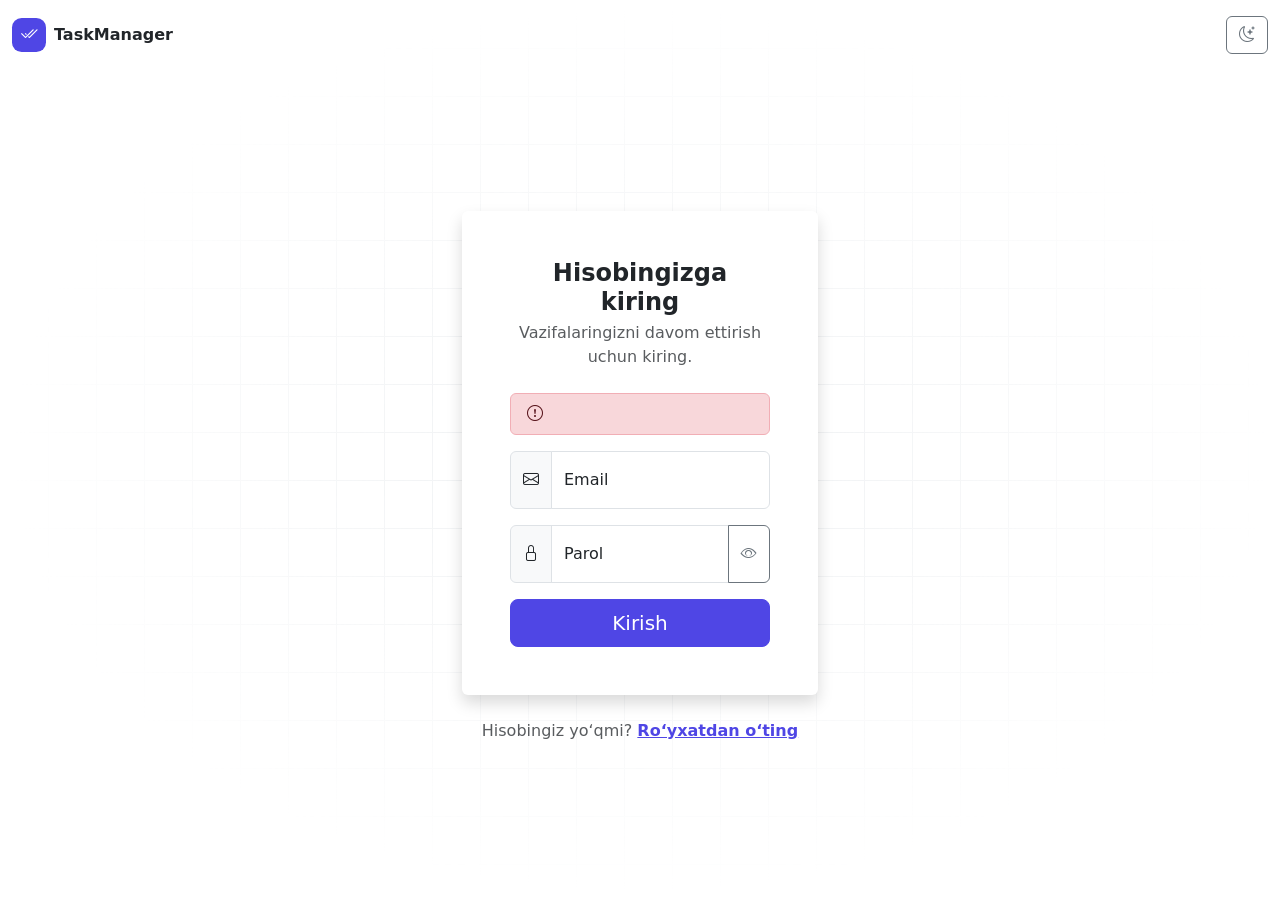
<file: kanban.html>
<!DOCTYPE html>
<html lang="uz" data-bs-theme="light">
<head>
  <meta charset="UTF-8">
  <!-- viewport: Bootstrap responsive ishlashi uchun SHART -->
  <meta name="viewport" content="width=device-width, initial-scale=1">
  <meta http-equiv="Content-Security-Policy" content="default-src 'self' file:; script-src 'self' file: https://cdn.jsdelivr.net; style-src 'self' file: 'unsafe-inline' https://cdn.jsdelivr.net; font-src 'self' file: https://cdn.jsdelivr.net; img-src 'self' file: data:; base-uri 'none'; form-action 'self'">
  <title>Kanban — TaskManager</title>
  <style>html{visibility:hidden}</style>
  <!-- Bootstrap 5.3 va Bootstrap Icons (CDN) -->
  <link href="https://cdn.jsdelivr.net/npm/bootstrap@5.3.3/dist/css/bootstrap.min.css" rel="stylesheet">
  <link href="https://cdn.jsdelivr.net/npm/bootstrap-icons@1.11.3/font/bootstrap-icons.min.css" rel="stylesheet">
  <!-- Faqat kichik qoʻshimcha uslublar -->
  <link href="css/custom.css" rel="stylesheet">
  <script src="js/auth.js"></script>
</head>
<body data-page="kanban">

  <!-- ===== YUQORI NAVBAR ===== -->
  <nav class="navbar bg-body border-bottom sticky-top py-2">
    <div class="container-fluid gap-2 flex-nowrap">
      <button class="btn btn-outline-secondary d-lg-none" type="button" data-bs-toggle="offcanvas" data-bs-target="#sidebar" aria-controls="sidebar" aria-label="Menyuni ochish"><i class="bi bi-list"></i></button>
      <a class="navbar-brand d-flex align-items-center gap-2 fw-semibold me-0 me-lg-4" href="dashboard.html"><span class="brand-mark"><i class="bi bi-check2-all"></i></span><span class="d-none d-sm-inline">TaskManager</span></a>

      <form class="input-group d-none d-md-flex flex-grow-1 js-search-form" style="max-width:420px" role="search">
        <span class="input-group-text"><i class="bi bi-search"></i></span>
        <input type="search" class="form-control js-search" placeholder="Vazifalarni qidirish…" aria-label="Qidirish">
      </form>

      <div class="d-flex align-items-center gap-2 ms-auto">
        <!-- Tugmali dropdown (Split button): asosiy tugma + ustuvorlik tanlash menyusi -->
        <div class="btn-group">
          <button type="button" class="btn btn-primary" data-action="new-task"><i class="bi bi-plus-lg"></i><span class="d-none d-sm-inline ms-1">Yangi vazifa</span></button>
          <button type="button" class="btn btn-primary dropdown-toggle dropdown-toggle-split" data-bs-toggle="dropdown" aria-expanded="false"><span class="visually-hidden">Tezkor qoʻshish menyusi</span></button>
          <ul class="dropdown-menu dropdown-menu-end shadow">
            <li><h6 class="dropdown-header">Ustuvorlik bilan qoʻshish</h6></li>
            <li><button type="button" class="dropdown-item" data-action="new-task" data-priority="high"><i class="bi bi-chevron-double-up text-danger me-2"></i>Yuqori</button></li>
            <li><button type="button" class="dropdown-item" data-action="new-task" data-priority="medium"><i class="bi bi-dash-lg text-warning me-2"></i>Oʻrta</button></li>
            <li><button type="button" class="dropdown-item" data-action="new-task" data-priority="low"><i class="bi bi-chevron-double-down text-success me-2"></i>Past</button></li>
            <li><hr class="dropdown-divider"></li>
            <li><button type="button" class="dropdown-item" data-action="new-project"><i class="bi bi-folder-plus me-2"></i>Yangi loyiha</button></li>
          </ul>
        </div>
        <button type="button" class="btn btn-outline-secondary js-theme" data-bs-toggle="tooltip" data-bs-placement="bottom" data-bs-title="Mavzuni almashtirish" aria-label="Mavzuni almashtirish"><i class="bi bi-moon-stars js-theme-icon"></i></button>
        <!-- Foydalanuvchi dropdown menyusi -->
        <div class="dropdown">
          <button class="btn btn-light border d-flex align-items-center gap-2 px-2" type="button" data-bs-toggle="dropdown" aria-expanded="false" aria-label="Foydalanuvchi menyusi">
            <img src="assets/img/avatar.svg" alt="" width="28" height="28" class="rounded-circle">
            <span class="d-none d-xl-inline small js-user-name"></span>
          </button>
          <ul class="dropdown-menu dropdown-menu-end shadow">
            <li class="px-3 py-2"><div class="fw-semibold js-user-name"></div><div class="small text-body-secondary js-user-email"></div></li>
            <li><hr class="dropdown-divider"></li>
            <li><a class="dropdown-item" href="settings.html"><i class="bi bi-person-gear me-2"></i>Profil sozlamalari</a></li>
            <li><a class="dropdown-item" href="tasks.html"><i class="bi bi-list-check me-2"></i>Mening vazifalarim</a></li>
            <li><hr class="dropdown-divider"></li>
            <li><button type="button" class="dropdown-item text-danger js-logout"><i class="bi bi-box-arrow-right me-2"></i>Chiqish</button></li>
          </ul>
        </div>
      </div>
    </div>
  </nav>

  <div class="container-fluid">
    <div class="row">
      <!-- ===== YON PANEL: lg+ ekranda doimiy, kichik ekranda Offcanvas ===== -->
      <aside class="col-lg-3 col-xl-2 px-0 border-end sidebar-col">
        <div class="offcanvas-lg offcanvas-start sidebar" tabindex="-1" id="sidebar" aria-labelledby="sidebarLabel">
          <div class="offcanvas-header border-bottom">
            <h5 class="offcanvas-title d-flex align-items-center gap-2" id="sidebarLabel"><span class="brand-mark"><i class="bi bi-check2-all"></i></span> TaskManager</h5>
            <button type="button" class="btn-close" data-bs-dismiss="offcanvas" data-bs-target="#sidebar" aria-label="Yopish"></button>
          </div>
          <div class="offcanvas-body flex-column p-3">
            <!-- Telefonda qidiruv shu yerda -->
            <form class="input-group mb-3 d-md-none js-search-form" role="search">
              <span class="input-group-text"><i class="bi bi-search"></i></span>
              <input type="search" class="form-control js-search" placeholder="Vazifalarni qidirish…" aria-label="Qidirish">
            </form>
            <ul class="nav nav-pills flex-column gap-1 mb-4">
          <li class="nav-item"><a class="nav-link" href="dashboard.html"><i class="bi bi-speedometer2"></i>Boshqaruv paneli</a></li>
          <li class="nav-item"><a class="nav-link" href="tasks.html"><i class="bi bi-list-check"></i>Vazifalar <span class="badge rounded-pill text-bg-light border ms-auto" id="navTaskCount" data-bs-toggle="tooltip" data-bs-title="Bajarilmagan vazifalar">0</span></a></li>
          <li class="nav-item"><a class="nav-link active" href="kanban.html" aria-current="page"><i class="bi bi-kanban"></i>Kanban</a></li>
          <li class="nav-item"><a class="nav-link" href="calendar.html"><i class="bi bi-calendar3"></i>Kalendar</a></li>
          <li class="nav-item"><a class="nav-link" href="projects.html"><i class="bi bi-folder2-open"></i>Loyihalar</a></li>
          <li class="nav-item"><a class="nav-link" href="settings.html"><i class="bi bi-gear"></i>Sozlamalar</a></li>
            </ul>
            <!-- Umumiy bajarilish (Progress komponenti) -->
            <div class="card bg-body-tertiary border-0">
              <div class="card-body p-3">
                <div class="d-flex justify-content-between small mb-2"><span class="fw-semibold">Umumiy bajarilish</span><span id="sideProgressText">0%</span></div>
                <div class="progress" style="height:8px" role="progressbar" aria-label="Umumiy bajarilish" aria-valuenow="0" aria-valuemin="0" aria-valuemax="100"><div class="progress-bar" id="sideProgress" style="width:0%"></div></div>
              </div>
            </div>
          </div>
        </div>
      </aside>

      <!-- ===== ASOSIY KONTENT ===== -->
      <main class="col-lg-9 col-xl-10 py-4 px-3 px-md-4">
        <nav aria-label="breadcrumb">
          <ol class="breadcrumb small mb-2">
            <li class="breadcrumb-item"><a href="dashboard.html"><i class="bi bi-house-door"></i> Bosh sahifa</a></li>
            <li class="breadcrumb-item active" aria-current="page">Kanban</li>
          </ol>
        </nav>
        <div class="d-flex flex-wrap justify-content-between align-items-end gap-2 mb-4">
          <div><h1 class="h3 fw-bold mb-1">Kanban</h1><p class="text-body-secondary mb-0">Kartalarni sudrab holatini oʻzgartiring.</p></div>
          
        </div>
        <div class="alert alert-info d-flex align-items-center py-2 small" role="alert">
          <i class="bi bi-info-circle me-2"></i>
          <div>Kartani boshqa ustunga <strong>sudrab tashlang</strong> yoki telefonda <i class="bi bi-three-dots-vertical"></i> menyusidan holatni tanlang.</div>
        </div>
        <div id="board"></div>
      </main>
    </div>
  </div>

  <!-- ===== OYNALAR (Modal) ===== -->
  <!-- Vazifa qoʻshish / tahrirlash formasi -->
  <div class="modal fade" id="taskModal" tabindex="-1" aria-labelledby="taskModalLabel" aria-hidden="true">
    <div class="modal-dialog modal-dialog-centered modal-dialog-scrollable modal-lg modal-fullscreen-sm-down">
      <form class="modal-content" id="taskForm" novalidate>
        <div class="modal-header">
          <h2 class="modal-title fs-5" id="taskModalLabel">Yangi vazifa</h2>
          <button type="button" class="btn-close" data-bs-dismiss="modal" aria-label="Yopish"></button>
        </div>
        <div class="modal-body">
          <input type="hidden" name="id">
          <div class="row g-3">
            <div class="col-12">
              <div class="form-floating">
                <input type="text" class="form-control" id="tfTitle" name="title" placeholder="Sarlavha" maxlength="200" required>
                <label for="tfTitle">Sarlavha</label>
                <div class="invalid-feedback">Vazifa sarlavhasini kiriting.</div>
              </div>
            </div>
            <div class="col-12">
              <div class="form-floating">
                <textarea class="form-control" id="tfDesc" name="description" placeholder="Tavsif" maxlength="2000" style="height:100px"></textarea>
                <label for="tfDesc">Tavsif (ixtiyoriy)</label>
              </div>
            </div>
            <div class="col-12 col-md-6">
              <div class="form-floating">
                <select class="form-select" id="tfStatus" name="status">
                  <option value="todo">Qilish kerak</option><option value="in_progress">Jarayonda</option>
                  <option value="review">Tekshiruvda</option><option value="done">Bajarildi</option>
                </select>
                <label for="tfStatus">Holat</label>
              </div>
            </div>
            <div class="col-12 col-md-6">
              <div class="form-floating">
                <select class="form-select" id="tfPriority" name="priority">
                  <option value="high">Yuqori</option><option value="medium">Oʻrta</option><option value="low">Past</option>
                </select>
                <label for="tfPriority">Ustuvorlik</label>
              </div>
            </div>
            <div class="col-12 col-md-6">
              <div class="form-floating">
                <input type="date" class="form-control" id="tfDue" name="dueDate" placeholder="Muddat">
                <label for="tfDue">Muddat</label>
              </div>
            </div>
            <div class="col-12 col-md-6">
              <div class="form-floating">
                <select class="form-select" id="tfProject" name="projectId"></select>
                <label for="tfProject">Loyiha</label>
              </div>
            </div>
          </div>
        </div>
        <div class="modal-footer">
          <button type="button" class="btn btn-outline-secondary" data-bs-dismiss="modal">Bekor qilish</button>
          <button type="submit" class="btn btn-primary"><i class="bi bi-check-lg me-1"></i>Saqlash</button>
        </div>
      </form>
    </div>
  </div>

  <!-- Yangi loyiha formasi -->
  <div class="modal fade" id="projectModal" tabindex="-1" aria-labelledby="projectModalLabel" aria-hidden="true">
    <div class="modal-dialog modal-dialog-centered">
      <form class="modal-content" id="projectForm" novalidate>
        <div class="modal-header">
          <h2 class="modal-title fs-5" id="projectModalLabel">Yangi loyiha</h2>
          <button type="button" class="btn-close" data-bs-dismiss="modal" aria-label="Yopish"></button>
        </div>
        <div class="modal-body vstack gap-3">
          <div class="form-floating">
            <input type="text" class="form-control" id="pfName" name="name" placeholder="Nomi" maxlength="80" required>
            <label for="pfName">Loyiha nomi</label>
            <div class="invalid-feedback">Loyiha nomini kiriting.</div>
          </div>
          <div class="form-floating">
            <input type="text" class="form-control" id="pfDesc" name="description" placeholder="Tavsif" maxlength="200">
            <label for="pfDesc">Qisqacha tavsif</label>
          </div>
        </div>
        <div class="modal-footer">
          <button type="button" class="btn btn-outline-secondary" data-bs-dismiss="modal">Bekor qilish</button>
          <button type="submit" class="btn btn-primary">Yaratish</button>
        </div>
      </form>
    </div>
  </div>

  <!-- Tasdiqlash oynasi -->
  <div class="modal fade" id="confirmModal" tabindex="-1" aria-labelledby="confirmLabel" aria-hidden="true">
    <div class="modal-dialog modal-dialog-centered modal-sm">
      <div class="modal-content">
        <div class="modal-body text-center p-4">
          <i class="bi bi-exclamation-triangle text-warning display-5"></i>
          <h2 class="h6 mt-2" id="confirmLabel">Tasdiqlang</h2>
          <p class="small text-body-secondary mb-3 js-confirm-text"></p>
          <div class="d-flex gap-2 justify-content-center">
            <button type="button" class="btn btn-outline-secondary btn-sm" data-bs-dismiss="modal">Bekor qilish</button>
            <button type="button" class="btn btn-danger btn-sm js-confirm-ok">Ha</button>
          </div>
        </div>
      </div>
    </div>
  </div>

  <script src="https://cdn.jsdelivr.net/npm/bootstrap@5.3.3/dist/js/bootstrap.bundle.min.js"></script>
  <script src="js/store.js"></script>
  <script src="js/ui.js"></script>
  <script src="js/app.js"></script>
</body>
</html>
</file>
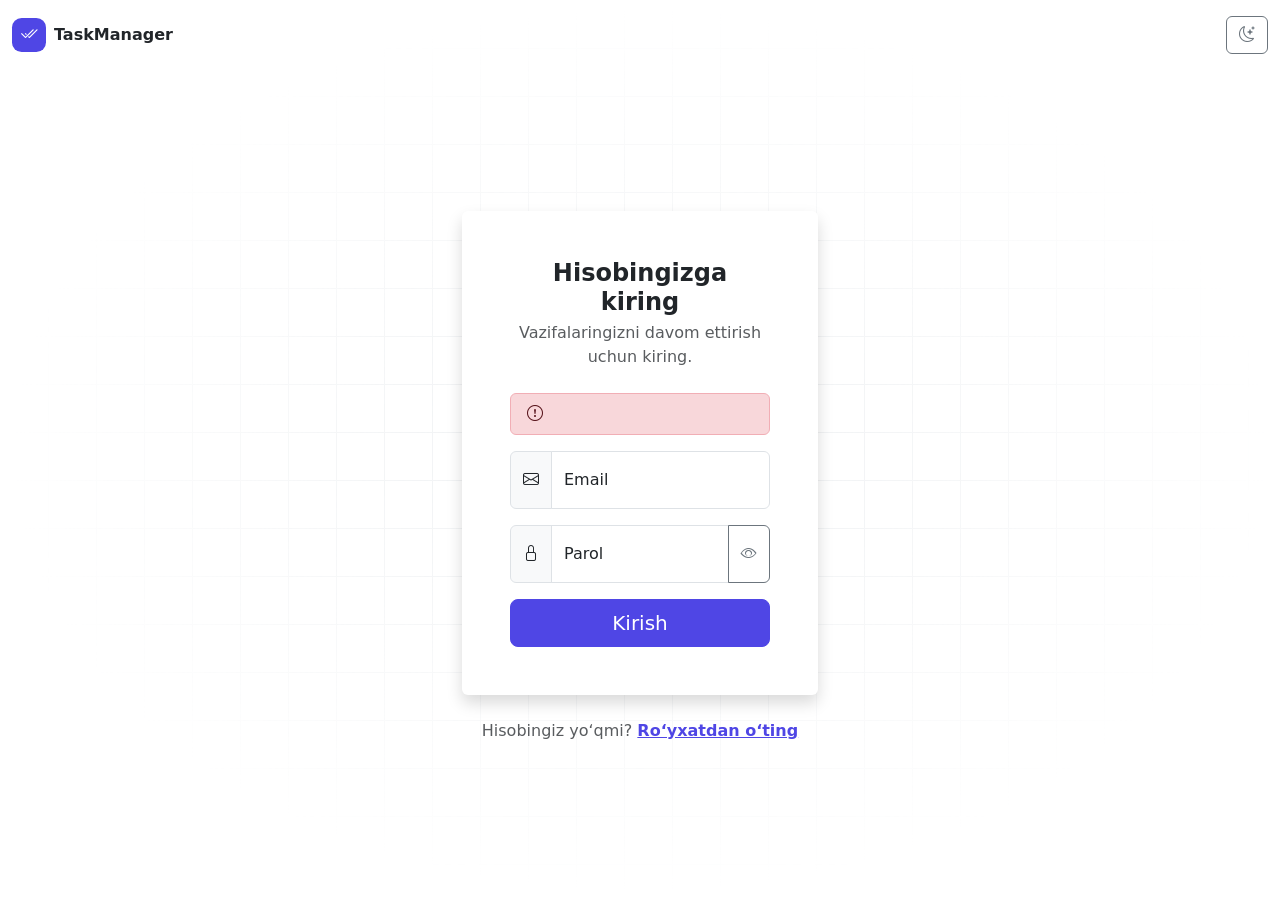
<file: login.html>
<!DOCTYPE html>
<html lang="uz" data-bs-theme="light">
<head>
  <meta charset="UTF-8">
  <!-- viewport: Bootstrap responsive ishlashi uchun SHART -->
  <meta name="viewport" content="width=device-width, initial-scale=1">
  <meta http-equiv="Content-Security-Policy" content="default-src 'self' file:; script-src 'self' file: https://cdn.jsdelivr.net; style-src 'self' file: 'unsafe-inline' https://cdn.jsdelivr.net; font-src 'self' file: https://cdn.jsdelivr.net; img-src 'self' file: data:; base-uri 'none'; form-action 'self'">
  <title>Kirish — TaskManager</title>
  <style>html{visibility:hidden}</style>
  <!-- Bootstrap 5.3 va Bootstrap Icons (CDN) -->
  <link href="https://cdn.jsdelivr.net/npm/bootstrap@5.3.3/dist/css/bootstrap.min.css" rel="stylesheet">
  <link href="https://cdn.jsdelivr.net/npm/bootstrap-icons@1.11.3/font/bootstrap-icons.min.css" rel="stylesheet">
  <!-- Faqat kichik qoʻshimcha uslublar -->
  <link href="css/custom.css" rel="stylesheet">
  <script src="js/auth.js"></script>
</head>
<body class="auth-bg d-flex flex-column min-vh-100" data-page="login">
  <header class="container-fluid py-3 d-flex justify-content-between align-items-center">
    <a class="d-flex align-items-center gap-2 fw-semibold text-decoration-none text-body" href="index.html"><span class="brand-mark"><i class="bi bi-check2-all"></i></span> TaskManager</a>
    <button type="button" class="btn btn-outline-secondary js-theme" data-bs-toggle="tooltip" data-bs-placement="bottom" data-bs-title="Mavzuni almashtirish" aria-label="Mavzuni almashtirish"><i class="bi bi-moon-stars js-theme-icon"></i></button>
  </header>

  <main class="flex-grow-1 d-flex align-items-center py-4">
    <div class="container">
      <div class="row justify-content-center">
        <!-- Responsive ustun: xs 100%, sm 83%, md 67%, lg 42%, xl 33% -->
        <div class="col-12 col-sm-10 col-md-8 col-lg-5 col-xl-4">
          <div class="card shadow border-0">
            <div class="card-body p-4 p-md-5">
              <div class="text-center mb-4">
                <h1 class="h4 fw-bold mb-1">Hisobingizga kiring</h1>
                <p class="text-body-secondary mb-0">Vazifalaringizni davom ettirish uchun kiring.</p>
              </div>
              <form id="authForm" class="vstack gap-3" novalidate>
                <div class="alert alert-danger d-flex align-items-center py-2 mb-0" id="formAlert" role="alert" hidden>
                  <i class="bi bi-exclamation-circle me-2"></i><span id="formAlertText"></span>
                </div>
                <div class="input-group has-validation">
                  <span class="input-group-text"><i class="bi bi-envelope"></i></span>
                  <div class="form-floating">
                    <input type="email" class="form-control" id="email" name="email" placeholder="siz@misol.uz" autocomplete="email" required>
                    <label for="email">Email</label>
                  </div>
                  <div class="invalid-feedback">Email manzilini toʻgʻri kiriting.</div>
                </div>
                <div class="input-group has-validation">
                  <span class="input-group-text"><i class="bi bi-lock"></i></span>
                  <div class="form-floating">
                    <input type="password" class="form-control" id="password" name="password" placeholder="Parol" autocomplete="current-password" required>
                    <label for="password">Parol</label>
                  </div>
                  <button class="btn btn-outline-secondary" type="button" data-toggle-password="#password" aria-label="Parolni koʻrsatish"><i class="bi bi-eye"></i></button>
                  <div class="invalid-feedback">Parolni kiriting.</div>
                </div>
                <button type="submit" class="btn btn-primary btn-lg" id="submitBtn">
                  <span class="spinner-border spinner-border-sm me-2" id="spinner" aria-hidden="true" hidden></span>Kirish
                </button>
              </form>
            </div>
          </div>
          <p class="text-center text-body-secondary mt-4">Hisobingiz yoʻqmi? <a href="register.html" class="fw-semibold">Roʻyxatdan oʻting</a></p>
        </div>
      </div>
    </div>
  </main>

  <script src="https://cdn.jsdelivr.net/npm/bootstrap@5.3.3/dist/js/bootstrap.bundle.min.js"></script>
  <script src="js/ui.js"></script>
  <script src="js/authpage.js"></script>
</body>
</html>
</file>
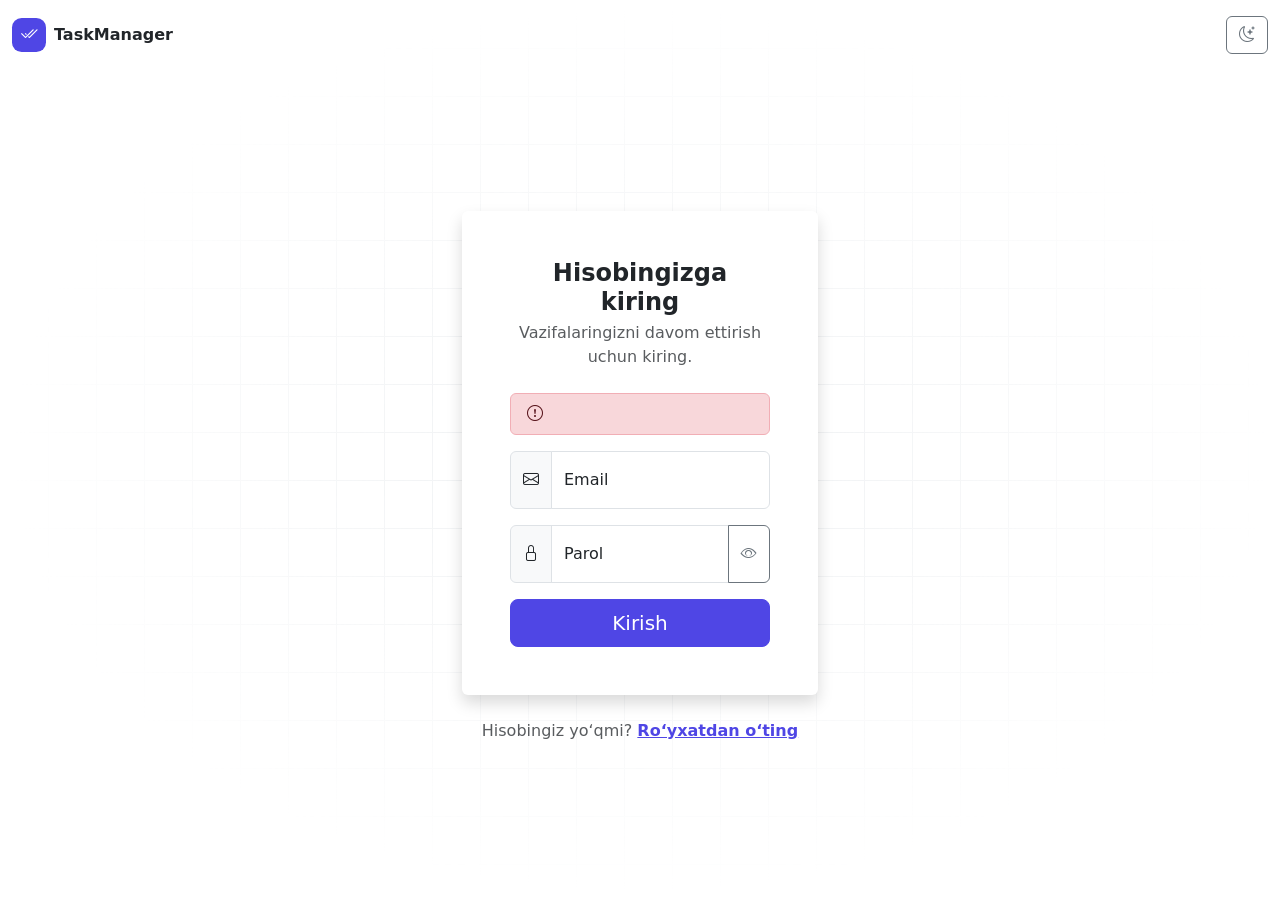
<file: projects.html>
<!DOCTYPE html>
<html lang="uz" data-bs-theme="light">
<head>
  <meta charset="UTF-8">
  <!-- viewport: Bootstrap responsive ishlashi uchun SHART -->
  <meta name="viewport" content="width=device-width, initial-scale=1">
  <meta http-equiv="Content-Security-Policy" content="default-src 'self' file:; script-src 'self' file: https://cdn.jsdelivr.net; style-src 'self' file: 'unsafe-inline' https://cdn.jsdelivr.net; font-src 'self' file: https://cdn.jsdelivr.net; img-src 'self' file: data:; base-uri 'none'; form-action 'self'">
  <title>Loyihalar — TaskManager</title>
  <style>html{visibility:hidden}</style>
  <!-- Bootstrap 5.3 va Bootstrap Icons (CDN) -->
  <link href="https://cdn.jsdelivr.net/npm/bootstrap@5.3.3/dist/css/bootstrap.min.css" rel="stylesheet">
  <link href="https://cdn.jsdelivr.net/npm/bootstrap-icons@1.11.3/font/bootstrap-icons.min.css" rel="stylesheet">
  <!-- Faqat kichik qoʻshimcha uslublar -->
  <link href="css/custom.css" rel="stylesheet">
  <script src="js/auth.js"></script>
</head>
<body data-page="projects">

  <!-- ===== YUQORI NAVBAR ===== -->
  <nav class="navbar bg-body border-bottom sticky-top py-2">
    <div class="container-fluid gap-2 flex-nowrap">
      <button class="btn btn-outline-secondary d-lg-none" type="button" data-bs-toggle="offcanvas" data-bs-target="#sidebar" aria-controls="sidebar" aria-label="Menyuni ochish"><i class="bi bi-list"></i></button>
      <a class="navbar-brand d-flex align-items-center gap-2 fw-semibold me-0 me-lg-4" href="dashboard.html"><span class="brand-mark"><i class="bi bi-check2-all"></i></span><span class="d-none d-sm-inline">TaskManager</span></a>

      <form class="input-group d-none d-md-flex flex-grow-1 js-search-form" style="max-width:420px" role="search">
        <span class="input-group-text"><i class="bi bi-search"></i></span>
        <input type="search" class="form-control js-search" placeholder="Vazifalarni qidirish…" aria-label="Qidirish">
      </form>

      <div class="d-flex align-items-center gap-2 ms-auto">
        <!-- Tugmali dropdown (Split button): asosiy tugma + ustuvorlik tanlash menyusi -->
        <div class="btn-group">
          <button type="button" class="btn btn-primary" data-action="new-task"><i class="bi bi-plus-lg"></i><span class="d-none d-sm-inline ms-1">Yangi vazifa</span></button>
          <button type="button" class="btn btn-primary dropdown-toggle dropdown-toggle-split" data-bs-toggle="dropdown" aria-expanded="false"><span class="visually-hidden">Tezkor qoʻshish menyusi</span></button>
          <ul class="dropdown-menu dropdown-menu-end shadow">
            <li><h6 class="dropdown-header">Ustuvorlik bilan qoʻshish</h6></li>
            <li><button type="button" class="dropdown-item" data-action="new-task" data-priority="high"><i class="bi bi-chevron-double-up text-danger me-2"></i>Yuqori</button></li>
            <li><button type="button" class="dropdown-item" data-action="new-task" data-priority="medium"><i class="bi bi-dash-lg text-warning me-2"></i>Oʻrta</button></li>
            <li><button type="button" class="dropdown-item" data-action="new-task" data-priority="low"><i class="bi bi-chevron-double-down text-success me-2"></i>Past</button></li>
            <li><hr class="dropdown-divider"></li>
            <li><button type="button" class="dropdown-item" data-action="new-project"><i class="bi bi-folder-plus me-2"></i>Yangi loyiha</button></li>
          </ul>
        </div>
        <button type="button" class="btn btn-outline-secondary js-theme" data-bs-toggle="tooltip" data-bs-placement="bottom" data-bs-title="Mavzuni almashtirish" aria-label="Mavzuni almashtirish"><i class="bi bi-moon-stars js-theme-icon"></i></button>
        <!-- Foydalanuvchi dropdown menyusi -->
        <div class="dropdown">
          <button class="btn btn-light border d-flex align-items-center gap-2 px-2" type="button" data-bs-toggle="dropdown" aria-expanded="false" aria-label="Foydalanuvchi menyusi">
            <img src="assets/img/avatar.svg" alt="" width="28" height="28" class="rounded-circle">
            <span class="d-none d-xl-inline small js-user-name"></span>
          </button>
          <ul class="dropdown-menu dropdown-menu-end shadow">
            <li class="px-3 py-2"><div class="fw-semibold js-user-name"></div><div class="small text-body-secondary js-user-email"></div></li>
            <li><hr class="dropdown-divider"></li>
            <li><a class="dropdown-item" href="settings.html"><i class="bi bi-person-gear me-2"></i>Profil sozlamalari</a></li>
            <li><a class="dropdown-item" href="tasks.html"><i class="bi bi-list-check me-2"></i>Mening vazifalarim</a></li>
            <li><hr class="dropdown-divider"></li>
            <li><button type="button" class="dropdown-item text-danger js-logout"><i class="bi bi-box-arrow-right me-2"></i>Chiqish</button></li>
          </ul>
        </div>
      </div>
    </div>
  </nav>

  <div class="container-fluid">
    <div class="row">
      <!-- ===== YON PANEL: lg+ ekranda doimiy, kichik ekranda Offcanvas ===== -->
      <aside class="col-lg-3 col-xl-2 px-0 border-end sidebar-col">
        <div class="offcanvas-lg offcanvas-start sidebar" tabindex="-1" id="sidebar" aria-labelledby="sidebarLabel">
          <div class="offcanvas-header border-bottom">
            <h5 class="offcanvas-title d-flex align-items-center gap-2" id="sidebarLabel"><span class="brand-mark"><i class="bi bi-check2-all"></i></span> TaskManager</h5>
            <button type="button" class="btn-close" data-bs-dismiss="offcanvas" data-bs-target="#sidebar" aria-label="Yopish"></button>
          </div>
          <div class="offcanvas-body flex-column p-3">
            <!-- Telefonda qidiruv shu yerda -->
            <form class="input-group mb-3 d-md-none js-search-form" role="search">
              <span class="input-group-text"><i class="bi bi-search"></i></span>
              <input type="search" class="form-control js-search" placeholder="Vazifalarni qidirish…" aria-label="Qidirish">
            </form>
            <ul class="nav nav-pills flex-column gap-1 mb-4">
          <li class="nav-item"><a class="nav-link" href="dashboard.html"><i class="bi bi-speedometer2"></i>Boshqaruv paneli</a></li>
          <li class="nav-item"><a class="nav-link" href="tasks.html"><i class="bi bi-list-check"></i>Vazifalar <span class="badge rounded-pill text-bg-light border ms-auto" id="navTaskCount" data-bs-toggle="tooltip" data-bs-title="Bajarilmagan vazifalar">0</span></a></li>
          <li class="nav-item"><a class="nav-link" href="kanban.html"><i class="bi bi-kanban"></i>Kanban</a></li>
          <li class="nav-item"><a class="nav-link" href="calendar.html"><i class="bi bi-calendar3"></i>Kalendar</a></li>
          <li class="nav-item"><a class="nav-link active" href="projects.html" aria-current="page"><i class="bi bi-folder2-open"></i>Loyihalar</a></li>
          <li class="nav-item"><a class="nav-link" href="settings.html"><i class="bi bi-gear"></i>Sozlamalar</a></li>
            </ul>
            <!-- Umumiy bajarilish (Progress komponenti) -->
            <div class="card bg-body-tertiary border-0">
              <div class="card-body p-3">
                <div class="d-flex justify-content-between small mb-2"><span class="fw-semibold">Umumiy bajarilish</span><span id="sideProgressText">0%</span></div>
                <div class="progress" style="height:8px" role="progressbar" aria-label="Umumiy bajarilish" aria-valuenow="0" aria-valuemin="0" aria-valuemax="100"><div class="progress-bar" id="sideProgress" style="width:0%"></div></div>
              </div>
            </div>
          </div>
        </div>
      </aside>

      <!-- ===== ASOSIY KONTENT ===== -->
      <main class="col-lg-9 col-xl-10 py-4 px-3 px-md-4">
        <nav aria-label="breadcrumb">
          <ol class="breadcrumb small mb-2">
            <li class="breadcrumb-item"><a href="dashboard.html"><i class="bi bi-house-door"></i> Bosh sahifa</a></li>
            <li class="breadcrumb-item active" aria-current="page">Loyihalar</li>
          </ol>
        </nav>
        <div class="d-flex flex-wrap justify-content-between align-items-end gap-2 mb-4">
          <div><h1 class="h3 fw-bold mb-1">Loyihalar</h1><p class="text-body-secondary mb-0">Vazifalarni loyihalar boʻyicha guruhlang.</p></div>
          <button type="button" class="btn btn-primary" data-action="new-project"><i class="bi bi-folder-plus me-1"></i>Yangi loyiha</button>
        </div>
        <div class="row row-cols-1 row-cols-md-2 row-cols-xxl-3 g-4" id="projectGrid"></div>
      </main>
    </div>
  </div>

  <!-- ===== OYNALAR (Modal) ===== -->
  <!-- Vazifa qoʻshish / tahrirlash formasi -->
  <div class="modal fade" id="taskModal" tabindex="-1" aria-labelledby="taskModalLabel" aria-hidden="true">
    <div class="modal-dialog modal-dialog-centered modal-dialog-scrollable modal-lg modal-fullscreen-sm-down">
      <form class="modal-content" id="taskForm" novalidate>
        <div class="modal-header">
          <h2 class="modal-title fs-5" id="taskModalLabel">Yangi vazifa</h2>
          <button type="button" class="btn-close" data-bs-dismiss="modal" aria-label="Yopish"></button>
        </div>
        <div class="modal-body">
          <input type="hidden" name="id">
          <div class="row g-3">
            <div class="col-12">
              <div class="form-floating">
                <input type="text" class="form-control" id="tfTitle" name="title" placeholder="Sarlavha" maxlength="200" required>
                <label for="tfTitle">Sarlavha</label>
                <div class="invalid-feedback">Vazifa sarlavhasini kiriting.</div>
              </div>
            </div>
            <div class="col-12">
              <div class="form-floating">
                <textarea class="form-control" id="tfDesc" name="description" placeholder="Tavsif" maxlength="2000" style="height:100px"></textarea>
                <label for="tfDesc">Tavsif (ixtiyoriy)</label>
              </div>
            </div>
            <div class="col-12 col-md-6">
              <div class="form-floating">
                <select class="form-select" id="tfStatus" name="status">
                  <option value="todo">Qilish kerak</option><option value="in_progress">Jarayonda</option>
                  <option value="review">Tekshiruvda</option><option value="done">Bajarildi</option>
                </select>
                <label for="tfStatus">Holat</label>
              </div>
            </div>
            <div class="col-12 col-md-6">
              <div class="form-floating">
                <select class="form-select" id="tfPriority" name="priority">
                  <option value="high">Yuqori</option><option value="medium">Oʻrta</option><option value="low">Past</option>
                </select>
                <label for="tfPriority">Ustuvorlik</label>
              </div>
            </div>
            <div class="col-12 col-md-6">
              <div class="form-floating">
                <input type="date" class="form-control" id="tfDue" name="dueDate" placeholder="Muddat">
                <label for="tfDue">Muddat</label>
              </div>
            </div>
            <div class="col-12 col-md-6">
              <div class="form-floating">
                <select class="form-select" id="tfProject" name="projectId"></select>
                <label for="tfProject">Loyiha</label>
              </div>
            </div>
          </div>
        </div>
        <div class="modal-footer">
          <button type="button" class="btn btn-outline-secondary" data-bs-dismiss="modal">Bekor qilish</button>
          <button type="submit" class="btn btn-primary"><i class="bi bi-check-lg me-1"></i>Saqlash</button>
        </div>
      </form>
    </div>
  </div>

  <!-- Yangi loyiha formasi -->
  <div class="modal fade" id="projectModal" tabindex="-1" aria-labelledby="projectModalLabel" aria-hidden="true">
    <div class="modal-dialog modal-dialog-centered">
      <form class="modal-content" id="projectForm" novalidate>
        <div class="modal-header">
          <h2 class="modal-title fs-5" id="projectModalLabel">Yangi loyiha</h2>
          <button type="button" class="btn-close" data-bs-dismiss="modal" aria-label="Yopish"></button>
        </div>
        <div class="modal-body vstack gap-3">
          <div class="form-floating">
            <input type="text" class="form-control" id="pfName" name="name" placeholder="Nomi" maxlength="80" required>
            <label for="pfName">Loyiha nomi</label>
            <div class="invalid-feedback">Loyiha nomini kiriting.</div>
          </div>
          <div class="form-floating">
            <input type="text" class="form-control" id="pfDesc" name="description" placeholder="Tavsif" maxlength="200">
            <label for="pfDesc">Qisqacha tavsif</label>
          </div>
        </div>
        <div class="modal-footer">
          <button type="button" class="btn btn-outline-secondary" data-bs-dismiss="modal">Bekor qilish</button>
          <button type="submit" class="btn btn-primary">Yaratish</button>
        </div>
      </form>
    </div>
  </div>

  <!-- Tasdiqlash oynasi -->
  <div class="modal fade" id="confirmModal" tabindex="-1" aria-labelledby="confirmLabel" aria-hidden="true">
    <div class="modal-dialog modal-dialog-centered modal-sm">
      <div class="modal-content">
        <div class="modal-body text-center p-4">
          <i class="bi bi-exclamation-triangle text-warning display-5"></i>
          <h2 class="h6 mt-2" id="confirmLabel">Tasdiqlang</h2>
          <p class="small text-body-secondary mb-3 js-confirm-text"></p>
          <div class="d-flex gap-2 justify-content-center">
            <button type="button" class="btn btn-outline-secondary btn-sm" data-bs-dismiss="modal">Bekor qilish</button>
            <button type="button" class="btn btn-danger btn-sm js-confirm-ok">Ha</button>
          </div>
        </div>
      </div>
    </div>
  </div>

  <script src="https://cdn.jsdelivr.net/npm/bootstrap@5.3.3/dist/js/bootstrap.bundle.min.js"></script>
  <script src="js/store.js"></script>
  <script src="js/ui.js"></script>
  <script src="js/app.js"></script>
</body>
</html>
</file>
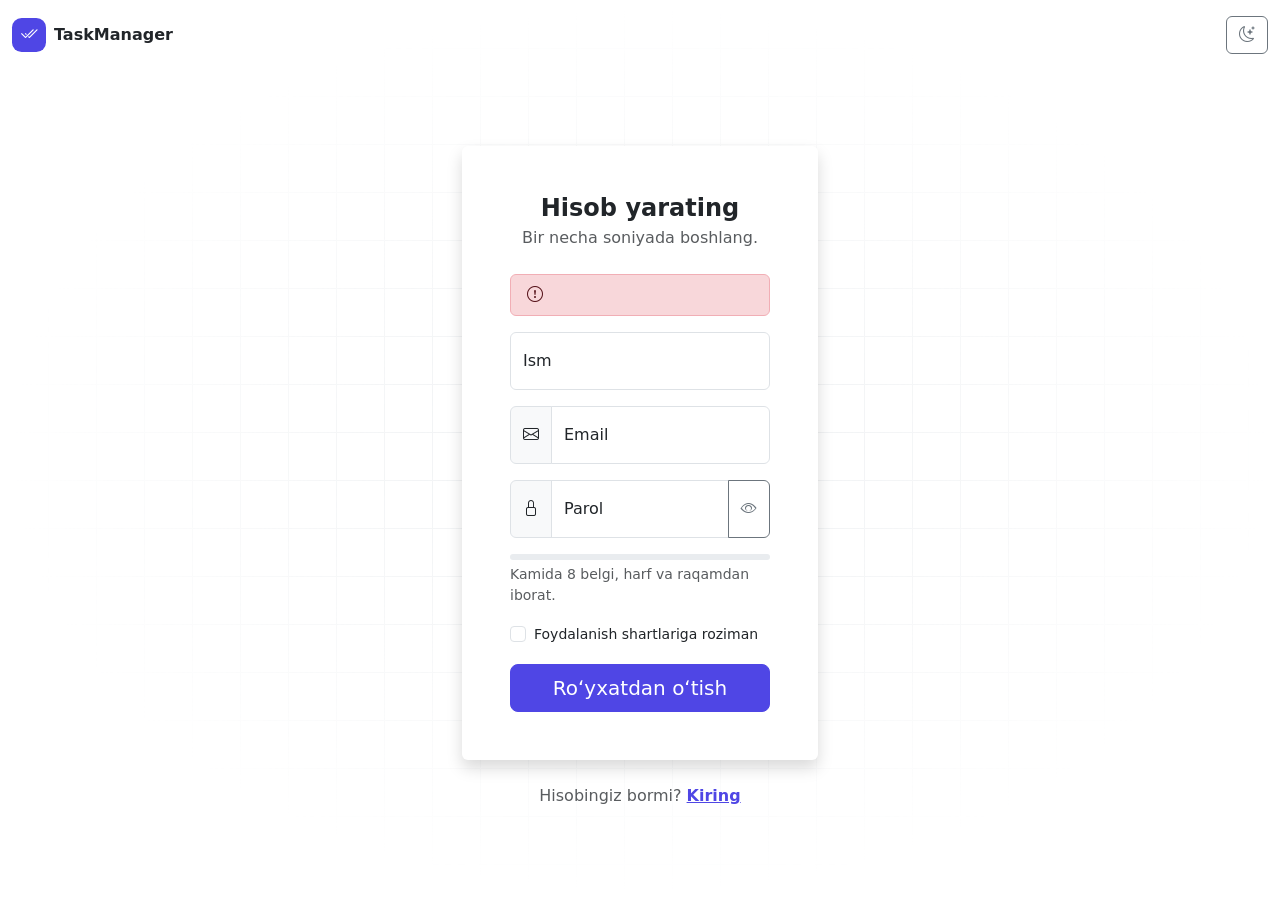
<file: register.html>
<!DOCTYPE html>
<html lang="uz" data-bs-theme="light">
<head>
  <meta charset="UTF-8">
  <!-- viewport: Bootstrap responsive ishlashi uchun SHART -->
  <meta name="viewport" content="width=device-width, initial-scale=1">
  <meta http-equiv="Content-Security-Policy" content="default-src 'self' file:; script-src 'self' file: https://cdn.jsdelivr.net; style-src 'self' file: 'unsafe-inline' https://cdn.jsdelivr.net; font-src 'self' file: https://cdn.jsdelivr.net; img-src 'self' file: data:; base-uri 'none'; form-action 'self'">
  <title>Roʻyxatdan oʻtish — TaskManager</title>
  <style>html{visibility:hidden}</style>
  <!-- Bootstrap 5.3 va Bootstrap Icons (CDN) -->
  <link href="https://cdn.jsdelivr.net/npm/bootstrap@5.3.3/dist/css/bootstrap.min.css" rel="stylesheet">
  <link href="https://cdn.jsdelivr.net/npm/bootstrap-icons@1.11.3/font/bootstrap-icons.min.css" rel="stylesheet">
  <!-- Faqat kichik qoʻshimcha uslublar -->
  <link href="css/custom.css" rel="stylesheet">
  <script src="js/auth.js"></script>
</head>
<body class="auth-bg d-flex flex-column min-vh-100" data-page="register">
  <header class="container-fluid py-3 d-flex justify-content-between align-items-center">
    <a class="d-flex align-items-center gap-2 fw-semibold text-decoration-none text-body" href="index.html"><span class="brand-mark"><i class="bi bi-check2-all"></i></span> TaskManager</a>
    <button type="button" class="btn btn-outline-secondary js-theme" data-bs-toggle="tooltip" data-bs-placement="bottom" data-bs-title="Mavzuni almashtirish" aria-label="Mavzuni almashtirish"><i class="bi bi-moon-stars js-theme-icon"></i></button>
  </header>

  <main class="flex-grow-1 d-flex align-items-center py-4">
    <div class="container">
      <div class="row justify-content-center">
        <!-- Responsive ustun: xs 100%, sm 83%, md 67%, lg 42%, xl 33% -->
        <div class="col-12 col-sm-10 col-md-8 col-lg-5 col-xl-4">
          <div class="card shadow border-0">
            <div class="card-body p-4 p-md-5">
              <div class="text-center mb-4">
                <h1 class="h4 fw-bold mb-1">Hisob yarating</h1>
                <p class="text-body-secondary mb-0">Bir necha soniyada boshlang.</p>
              </div>
              <form id="authForm" class="vstack gap-3" novalidate>
                <div class="alert alert-danger d-flex align-items-center py-2 mb-0" id="formAlert" role="alert" hidden>
                  <i class="bi bi-exclamation-circle me-2"></i><span id="formAlertText"></span>
                </div>
        <div class="form-floating">
          <input type="text" class="form-control" id="name" name="name" placeholder="Ism" autocomplete="name" minlength="2" required>
          <label for="name">Ism</label>
          <div class="invalid-feedback">Ismingizni kiriting (kamida 2 belgi).</div>
        </div>
                <div class="input-group has-validation">
                  <span class="input-group-text"><i class="bi bi-envelope"></i></span>
                  <div class="form-floating">
                    <input type="email" class="form-control" id="email" name="email" placeholder="siz@misol.uz" autocomplete="email" required>
                    <label for="email">Email</label>
                  </div>
                  <div class="invalid-feedback">Email manzilini toʻgʻri kiriting.</div>
                </div>
                <div class="input-group has-validation">
                  <span class="input-group-text"><i class="bi bi-lock"></i></span>
                  <div class="form-floating">
                    <input type="password" class="form-control" id="password" name="password" placeholder="Parol" autocomplete="new-password" minlength="8" pattern="(?=.*[A-Za-z])(?=.*\d).{8,}" required>
                    <label for="password">Parol</label>
                  </div>
                  <button class="btn btn-outline-secondary" type="button" data-toggle-password="#password" aria-label="Parolni koʻrsatish"><i class="bi bi-eye"></i></button>
                  <div class="invalid-feedback">Kamida 8 belgi, harf va raqam boʻlsin.</div>
                </div>
        <div>
          <div class="progress" style="height:6px" role="progressbar" aria-label="Parol kuchi"><div class="progress-bar" id="pwMeter" style="width:0"></div></div>
          <div class="form-text">Kamida 8 belgi, harf va raqamdan iborat. <span id="pwMeterText" class="fw-semibold"></span></div>
        </div>
        <div class="form-check">
          <input class="form-check-input" type="checkbox" id="terms" required>
          <label class="form-check-label small" for="terms">Foydalanish shartlariga roziman</label>
          <div class="invalid-feedback">Davom etish uchun rozilik bering.</div>
        </div>
                <button type="submit" class="btn btn-primary btn-lg" id="submitBtn">
                  <span class="spinner-border spinner-border-sm me-2" id="spinner" aria-hidden="true" hidden></span>Roʻyxatdan oʻtish
                </button>
              </form>
            </div>
          </div>
          <p class="text-center text-body-secondary mt-4">Hisobingiz bormi? <a href="login.html" class="fw-semibold">Kiring</a></p>
        </div>
      </div>
    </div>
  </main>

  <script src="https://cdn.jsdelivr.net/npm/bootstrap@5.3.3/dist/js/bootstrap.bundle.min.js"></script>
  <script src="js/ui.js"></script>
  <script src="js/authpage.js"></script>
</body>
</html>
</file>
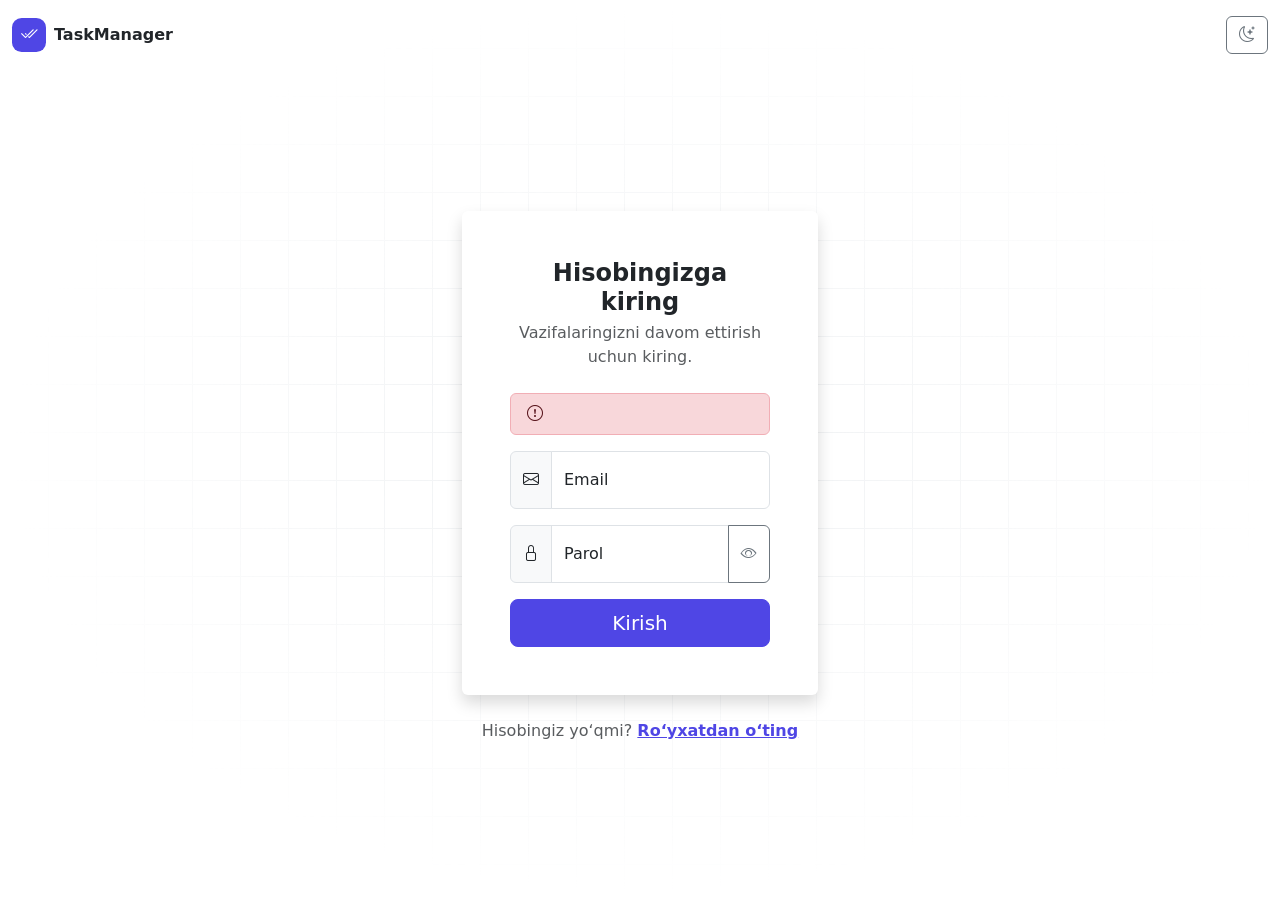
<file: settings.html>
<!DOCTYPE html>
<html lang="uz" data-bs-theme="light">
<head>
  <meta charset="UTF-8">
  <!-- viewport: Bootstrap responsive ishlashi uchun SHART -->
  <meta name="viewport" content="width=device-width, initial-scale=1">
  <meta http-equiv="Content-Security-Policy" content="default-src 'self' file:; script-src 'self' file: https://cdn.jsdelivr.net; style-src 'self' file: 'unsafe-inline' https://cdn.jsdelivr.net; font-src 'self' file: https://cdn.jsdelivr.net; img-src 'self' file: data:; base-uri 'none'; form-action 'self'">
  <title>Sozlamalar — TaskManager</title>
  <style>html{visibility:hidden}</style>
  <!-- Bootstrap 5.3 va Bootstrap Icons (CDN) -->
  <link href="https://cdn.jsdelivr.net/npm/bootstrap@5.3.3/dist/css/bootstrap.min.css" rel="stylesheet">
  <link href="https://cdn.jsdelivr.net/npm/bootstrap-icons@1.11.3/font/bootstrap-icons.min.css" rel="stylesheet">
  <!-- Faqat kichik qoʻshimcha uslublar -->
  <link href="css/custom.css" rel="stylesheet">
  <script src="js/auth.js"></script>
</head>
<body data-page="settings">

  <!-- ===== YUQORI NAVBAR ===== -->
  <nav class="navbar bg-body border-bottom sticky-top py-2">
    <div class="container-fluid gap-2 flex-nowrap">
      <button class="btn btn-outline-secondary d-lg-none" type="button" data-bs-toggle="offcanvas" data-bs-target="#sidebar" aria-controls="sidebar" aria-label="Menyuni ochish"><i class="bi bi-list"></i></button>
      <a class="navbar-brand d-flex align-items-center gap-2 fw-semibold me-0 me-lg-4" href="dashboard.html"><span class="brand-mark"><i class="bi bi-check2-all"></i></span><span class="d-none d-sm-inline">TaskManager</span></a>

      <form class="input-group d-none d-md-flex flex-grow-1 js-search-form" style="max-width:420px" role="search">
        <span class="input-group-text"><i class="bi bi-search"></i></span>
        <input type="search" class="form-control js-search" placeholder="Vazifalarni qidirish…" aria-label="Qidirish">
      </form>

      <div class="d-flex align-items-center gap-2 ms-auto">
        <!-- Tugmali dropdown (Split button): asosiy tugma + ustuvorlik tanlash menyusi -->
        <div class="btn-group">
          <button type="button" class="btn btn-primary" data-action="new-task"><i class="bi bi-plus-lg"></i><span class="d-none d-sm-inline ms-1">Yangi vazifa</span></button>
          <button type="button" class="btn btn-primary dropdown-toggle dropdown-toggle-split" data-bs-toggle="dropdown" aria-expanded="false"><span class="visually-hidden">Tezkor qoʻshish menyusi</span></button>
          <ul class="dropdown-menu dropdown-menu-end shadow">
            <li><h6 class="dropdown-header">Ustuvorlik bilan qoʻshish</h6></li>
            <li><button type="button" class="dropdown-item" data-action="new-task" data-priority="high"><i class="bi bi-chevron-double-up text-danger me-2"></i>Yuqori</button></li>
            <li><button type="button" class="dropdown-item" data-action="new-task" data-priority="medium"><i class="bi bi-dash-lg text-warning me-2"></i>Oʻrta</button></li>
            <li><button type="button" class="dropdown-item" data-action="new-task" data-priority="low"><i class="bi bi-chevron-double-down text-success me-2"></i>Past</button></li>
            <li><hr class="dropdown-divider"></li>
            <li><button type="button" class="dropdown-item" data-action="new-project"><i class="bi bi-folder-plus me-2"></i>Yangi loyiha</button></li>
          </ul>
        </div>
        <button type="button" class="btn btn-outline-secondary js-theme" data-bs-toggle="tooltip" data-bs-placement="bottom" data-bs-title="Mavzuni almashtirish" aria-label="Mavzuni almashtirish"><i class="bi bi-moon-stars js-theme-icon"></i></button>
        <!-- Foydalanuvchi dropdown menyusi -->
        <div class="dropdown">
          <button class="btn btn-light border d-flex align-items-center gap-2 px-2" type="button" data-bs-toggle="dropdown" aria-expanded="false" aria-label="Foydalanuvchi menyusi">
            <img src="assets/img/avatar.svg" alt="" width="28" height="28" class="rounded-circle">
            <span class="d-none d-xl-inline small js-user-name"></span>
          </button>
          <ul class="dropdown-menu dropdown-menu-end shadow">
            <li class="px-3 py-2"><div class="fw-semibold js-user-name"></div><div class="small text-body-secondary js-user-email"></div></li>
            <li><hr class="dropdown-divider"></li>
            <li><a class="dropdown-item" href="settings.html"><i class="bi bi-person-gear me-2"></i>Profil sozlamalari</a></li>
            <li><a class="dropdown-item" href="tasks.html"><i class="bi bi-list-check me-2"></i>Mening vazifalarim</a></li>
            <li><hr class="dropdown-divider"></li>
            <li><button type="button" class="dropdown-item text-danger js-logout"><i class="bi bi-box-arrow-right me-2"></i>Chiqish</button></li>
          </ul>
        </div>
      </div>
    </div>
  </nav>

  <div class="container-fluid">
    <div class="row">
      <!-- ===== YON PANEL: lg+ ekranda doimiy, kichik ekranda Offcanvas ===== -->
      <aside class="col-lg-3 col-xl-2 px-0 border-end sidebar-col">
        <div class="offcanvas-lg offcanvas-start sidebar" tabindex="-1" id="sidebar" aria-labelledby="sidebarLabel">
          <div class="offcanvas-header border-bottom">
            <h5 class="offcanvas-title d-flex align-items-center gap-2" id="sidebarLabel"><span class="brand-mark"><i class="bi bi-check2-all"></i></span> TaskManager</h5>
            <button type="button" class="btn-close" data-bs-dismiss="offcanvas" data-bs-target="#sidebar" aria-label="Yopish"></button>
          </div>
          <div class="offcanvas-body flex-column p-3">
            <!-- Telefonda qidiruv shu yerda -->
            <form class="input-group mb-3 d-md-none js-search-form" role="search">
              <span class="input-group-text"><i class="bi bi-search"></i></span>
              <input type="search" class="form-control js-search" placeholder="Vazifalarni qidirish…" aria-label="Qidirish">
            </form>
            <ul class="nav nav-pills flex-column gap-1 mb-4">
          <li class="nav-item"><a class="nav-link" href="dashboard.html"><i class="bi bi-speedometer2"></i>Boshqaruv paneli</a></li>
          <li class="nav-item"><a class="nav-link" href="tasks.html"><i class="bi bi-list-check"></i>Vazifalar <span class="badge rounded-pill text-bg-light border ms-auto" id="navTaskCount" data-bs-toggle="tooltip" data-bs-title="Bajarilmagan vazifalar">0</span></a></li>
          <li class="nav-item"><a class="nav-link" href="kanban.html"><i class="bi bi-kanban"></i>Kanban</a></li>
          <li class="nav-item"><a class="nav-link" href="calendar.html"><i class="bi bi-calendar3"></i>Kalendar</a></li>
          <li class="nav-item"><a class="nav-link" href="projects.html"><i class="bi bi-folder2-open"></i>Loyihalar</a></li>
          <li class="nav-item"><a class="nav-link active" href="settings.html" aria-current="page"><i class="bi bi-gear"></i>Sozlamalar</a></li>
            </ul>
            <!-- Umumiy bajarilish (Progress komponenti) -->
            <div class="card bg-body-tertiary border-0">
              <div class="card-body p-3">
                <div class="d-flex justify-content-between small mb-2"><span class="fw-semibold">Umumiy bajarilish</span><span id="sideProgressText">0%</span></div>
                <div class="progress" style="height:8px" role="progressbar" aria-label="Umumiy bajarilish" aria-valuenow="0" aria-valuemin="0" aria-valuemax="100"><div class="progress-bar" id="sideProgress" style="width:0%"></div></div>
              </div>
            </div>
          </div>
        </div>
      </aside>

      <!-- ===== ASOSIY KONTENT ===== -->
      <main class="col-lg-9 col-xl-10 py-4 px-3 px-md-4">
        <nav aria-label="breadcrumb">
          <ol class="breadcrumb small mb-2">
            <li class="breadcrumb-item"><a href="dashboard.html"><i class="bi bi-house-door"></i> Bosh sahifa</a></li>
            <li class="breadcrumb-item active" aria-current="page">Sozlamalar</li>
          </ol>
        </nav>
        <div class="d-flex flex-wrap justify-content-between align-items-end gap-2 mb-4">
          <div><h1 class="h3 fw-bold mb-1">Sozlamalar</h1><p class="text-body-secondary mb-0">Profil, xavfsizlik va koʻrinish.</p></div>
          
        </div>
        <div class="row g-4">
          <!-- Chap menyu: Nav pills (kichik ekranda gorizontal, md+ da vertikal) -->
          <div class="col-12 col-md-4 col-xl-3">
            <div class="nav nav-pills flex-row flex-md-column gap-1" id="settingsTabs" role="tablist" aria-orientation="vertical">
              <button class="nav-link text-start active" id="t-profile" data-bs-toggle="pill" data-bs-target="#pane-profile" type="button" role="tab" aria-controls="pane-profile" aria-selected="true"><i class="bi bi-person me-2"></i>Profil</button>
              <button class="nav-link text-start" id="t-password" data-bs-toggle="pill" data-bs-target="#pane-password" type="button" role="tab" aria-controls="pane-password" aria-selected="false"><i class="bi bi-shield-lock me-2"></i>Parol</button>
              <button class="nav-link text-start" id="t-view" data-bs-toggle="pill" data-bs-target="#pane-view" type="button" role="tab" aria-controls="pane-view" aria-selected="false"><i class="bi bi-palette me-2"></i>Koʻrinish</button>
              <button class="nav-link text-start" id="t-account" data-bs-toggle="pill" data-bs-target="#pane-account" type="button" role="tab" aria-controls="pane-account" aria-selected="false"><i class="bi bi-person-x me-2"></i>Hisob</button>
            </div>
          </div>

          <div class="col-12 col-md-8 col-xl-6">
            <div class="tab-content">

              <!-- PROFIL -->
              <div class="tab-pane fade show active" id="pane-profile" role="tabpanel" aria-labelledby="t-profile" tabindex="0">
                <div class="card shadow-sm">
                  <div class="card-body">
                    <!-- Media: avatar rasmi (rounded-circle + img-thumbnail) -->
                    <div class="d-flex align-items-center gap-3 mb-4">
                      <img src="assets/img/avatar.svg" alt="Profil rasmi" width="72" height="72" class="rounded-circle img-thumbnail">
                      <div><div class="fw-semibold" id="profileName"></div><div class="small text-body-secondary" id="profileEmail"></div></div>
                    </div>
                    <form id="profileForm" novalidate class="vstack gap-3">
                      <div class="alert alert-danger py-2" id="profileError" role="alert" hidden></div>
                      <div class="form-floating">
                        <input type="text" class="form-control" id="pName" name="name" placeholder="Ism" minlength="2" required>
                        <label for="pName">Ism</label>
                        <div class="invalid-feedback">Ismni kiriting (kamida 2 belgi).</div>
                      </div>
                      <div class="input-group has-validation">
                        <span class="input-group-text"><i class="bi bi-envelope"></i></span>
                        <div class="form-floating">
                          <input type="email" class="form-control" id="pEmail" name="email" placeholder="Email" required>
                          <label for="pEmail">Email</label>
                        </div>
                        <div class="invalid-feedback">Email manzili notoʻgʻri.</div>
                      </div>
                      <div><button type="submit" class="btn btn-primary"><i class="bi bi-save me-1"></i>Saqlash</button></div>
                    </form>
                  </div>
                </div>
              </div>

              <!-- PAROL -->
              <div class="tab-pane fade" id="pane-password" role="tabpanel" aria-labelledby="t-password" tabindex="0">
                <div class="card shadow-sm"><div class="card-body">
                  <form id="passwordForm" novalidate class="vstack gap-3">
                    <div class="alert alert-danger py-2" id="passwordError" role="alert" hidden></div>
                    <div class="input-group has-validation">
                      <div class="form-floating">
                        <input type="password" class="form-control" id="pwCurrent" name="current" placeholder="Joriy parol" autocomplete="current-password" required>
                        <label for="pwCurrent">Joriy parol</label>
                      </div>
                      <button class="btn btn-outline-secondary" type="button" data-toggle-password="#pwCurrent" aria-label="Parolni koʻrsatish"><i class="bi bi-eye"></i></button>
                      <div class="invalid-feedback">Joriy parolni kiriting.</div>
                    </div>
                    <div>
                      <div class="input-group has-validation">
                        <div class="form-floating">
                          <input type="password" class="form-control" id="pwNext" name="next" placeholder="Yangi parol" autocomplete="new-password" minlength="8" pattern="(?=.*[A-Za-z])(?=.*\d).{8,}" required>
                          <label for="pwNext">Yangi parol</label>
                        </div>
                        <button class="btn btn-outline-secondary" type="button" data-toggle-password="#pwNext" aria-label="Parolni koʻrsatish"><i class="bi bi-eye"></i></button>
                        <div class="invalid-feedback">Kamida 8 belgi, harf va raqam boʻlsin.</div>
                      </div>
                      <div class="d-flex align-items-center gap-2 mt-2">
                        <div class="progress flex-grow-1" style="height:6px" role="progressbar" aria-label="Parol kuchi"><div class="progress-bar" id="pwMeter" style="width:0"></div></div>
                        <small class="text-body-secondary" id="pwMeterText" style="min-width:5rem"></small>
                      </div>
                      <div class="form-text">Kamida 8 belgi, harf va raqamdan iborat.</div>
                    </div>
                    <div><button type="submit" class="btn btn-primary"><i class="bi bi-key me-1"></i>Parolni yangilash</button></div>
                  </form>
                </div></div>
              </div>

              <!-- KOʻRINISH -->
              <div class="tab-pane fade" id="pane-view" role="tabpanel" aria-labelledby="t-view" tabindex="0">
                <div class="card shadow-sm"><div class="card-body vstack gap-4">
                  <div class="form-check form-switch fs-6">
                    <input class="form-check-input" type="checkbox" role="switch" id="darkSwitch">
                    <label class="form-check-label" for="darkSwitch">Qorongʻi rejim</label>
                  </div>
                  <div>
                    <label for="perPage" class="form-label">Jadvaldagi qatorlar soni: <strong id="perPageOut">8</strong></label>
                    <input type="range" class="form-range" id="perPage" min="4" max="20" step="2" value="8">
                  </div>
                  <fieldset>
                    <legend class="form-label fs-6">Vazifalarning standart koʻrinishi</legend>
                    <div class="form-check form-check-inline"><input class="form-check-input" type="radio" name="defaultView" id="dvTable" value="table"><label class="form-check-label" for="dvTable">Jadval</label></div>
                    <div class="form-check form-check-inline"><input class="form-check-input" type="radio" name="defaultView" id="dvList" value="list"><label class="form-check-label" for="dvList">Roʻyxat</label></div>
                  </fieldset>
                </div></div>
              </div>

              <!-- HISOB -->
              <div class="tab-pane fade" id="pane-account" role="tabpanel" aria-labelledby="t-account" tabindex="0">
                <div class="card border-danger-subtle shadow-sm">
                  <div class="card-header bg-danger-subtle text-danger-emphasis fw-semibold"><i class="bi bi-exclamation-octagon me-2"></i>Hisob amallari</div>
                  <div class="card-body vstack gap-3">
                    <div class="d-flex flex-wrap justify-content-between align-items-center gap-2">
                      <div><div class="fw-semibold">Namunaviy ma'lumotlarni tiklash</div><div class="small text-body-secondary">Barcha vazifa va loyihalar boshlangʻich holatga qaytadi.</div></div>
                      <button type="button" class="btn btn-outline-warning" data-action="reset-data"><i class="bi bi-arrow-counterclockwise me-1"></i>Tiklash</button>
                    </div>
                    <hr class="my-0">
                    <div class="d-flex flex-wrap justify-content-between align-items-center gap-2">
                      <div><div class="fw-semibold">Tizimdan chiqish</div><div class="small text-body-secondary">Sessiya yakunlanadi.</div></div>
                      <button type="button" class="btn btn-outline-danger js-logout"><i class="bi bi-box-arrow-right me-1"></i>Chiqish</button>
                    </div>
                  </div>
                </div>
              </div>

            </div>
          </div>
        </div>
      </main>
    </div>
  </div>

  <!-- ===== OYNALAR (Modal) ===== -->
  <!-- Vazifa qoʻshish / tahrirlash formasi -->
  <div class="modal fade" id="taskModal" tabindex="-1" aria-labelledby="taskModalLabel" aria-hidden="true">
    <div class="modal-dialog modal-dialog-centered modal-dialog-scrollable modal-lg modal-fullscreen-sm-down">
      <form class="modal-content" id="taskForm" novalidate>
        <div class="modal-header">
          <h2 class="modal-title fs-5" id="taskModalLabel">Yangi vazifa</h2>
          <button type="button" class="btn-close" data-bs-dismiss="modal" aria-label="Yopish"></button>
        </div>
        <div class="modal-body">
          <input type="hidden" name="id">
          <div class="row g-3">
            <div class="col-12">
              <div class="form-floating">
                <input type="text" class="form-control" id="tfTitle" name="title" placeholder="Sarlavha" maxlength="200" required>
                <label for="tfTitle">Sarlavha</label>
                <div class="invalid-feedback">Vazifa sarlavhasini kiriting.</div>
              </div>
            </div>
            <div class="col-12">
              <div class="form-floating">
                <textarea class="form-control" id="tfDesc" name="description" placeholder="Tavsif" maxlength="2000" style="height:100px"></textarea>
                <label for="tfDesc">Tavsif (ixtiyoriy)</label>
              </div>
            </div>
            <div class="col-12 col-md-6">
              <div class="form-floating">
                <select class="form-select" id="tfStatus" name="status">
                  <option value="todo">Qilish kerak</option><option value="in_progress">Jarayonda</option>
                  <option value="review">Tekshiruvda</option><option value="done">Bajarildi</option>
                </select>
                <label for="tfStatus">Holat</label>
              </div>
            </div>
            <div class="col-12 col-md-6">
              <div class="form-floating">
                <select class="form-select" id="tfPriority" name="priority">
                  <option value="high">Yuqori</option><option value="medium">Oʻrta</option><option value="low">Past</option>
                </select>
                <label for="tfPriority">Ustuvorlik</label>
              </div>
            </div>
            <div class="col-12 col-md-6">
              <div class="form-floating">
                <input type="date" class="form-control" id="tfDue" name="dueDate" placeholder="Muddat">
                <label for="tfDue">Muddat</label>
              </div>
            </div>
            <div class="col-12 col-md-6">
              <div class="form-floating">
                <select class="form-select" id="tfProject" name="projectId"></select>
                <label for="tfProject">Loyiha</label>
              </div>
            </div>
          </div>
        </div>
        <div class="modal-footer">
          <button type="button" class="btn btn-outline-secondary" data-bs-dismiss="modal">Bekor qilish</button>
          <button type="submit" class="btn btn-primary"><i class="bi bi-check-lg me-1"></i>Saqlash</button>
        </div>
      </form>
    </div>
  </div>

  <!-- Yangi loyiha formasi -->
  <div class="modal fade" id="projectModal" tabindex="-1" aria-labelledby="projectModalLabel" aria-hidden="true">
    <div class="modal-dialog modal-dialog-centered">
      <form class="modal-content" id="projectForm" novalidate>
        <div class="modal-header">
          <h2 class="modal-title fs-5" id="projectModalLabel">Yangi loyiha</h2>
          <button type="button" class="btn-close" data-bs-dismiss="modal" aria-label="Yopish"></button>
        </div>
        <div class="modal-body vstack gap-3">
          <div class="form-floating">
            <input type="text" class="form-control" id="pfName" name="name" placeholder="Nomi" maxlength="80" required>
            <label for="pfName">Loyiha nomi</label>
            <div class="invalid-feedback">Loyiha nomini kiriting.</div>
          </div>
          <div class="form-floating">
            <input type="text" class="form-control" id="pfDesc" name="description" placeholder="Tavsif" maxlength="200">
            <label for="pfDesc">Qisqacha tavsif</label>
          </div>
        </div>
        <div class="modal-footer">
          <button type="button" class="btn btn-outline-secondary" data-bs-dismiss="modal">Bekor qilish</button>
          <button type="submit" class="btn btn-primary">Yaratish</button>
        </div>
      </form>
    </div>
  </div>

  <!-- Tasdiqlash oynasi -->
  <div class="modal fade" id="confirmModal" tabindex="-1" aria-labelledby="confirmLabel" aria-hidden="true">
    <div class="modal-dialog modal-dialog-centered modal-sm">
      <div class="modal-content">
        <div class="modal-body text-center p-4">
          <i class="bi bi-exclamation-triangle text-warning display-5"></i>
          <h2 class="h6 mt-2" id="confirmLabel">Tasdiqlang</h2>
          <p class="small text-body-secondary mb-3 js-confirm-text"></p>
          <div class="d-flex gap-2 justify-content-center">
            <button type="button" class="btn btn-outline-secondary btn-sm" data-bs-dismiss="modal">Bekor qilish</button>
            <button type="button" class="btn btn-danger btn-sm js-confirm-ok">Ha</button>
          </div>
        </div>
      </div>
    </div>
  </div>

  <script src="https://cdn.jsdelivr.net/npm/bootstrap@5.3.3/dist/js/bootstrap.bundle.min.js"></script>
  <script src="js/store.js"></script>
  <script src="js/ui.js"></script>
  <script src="js/app.js"></script>
</body>
</html>
</file>
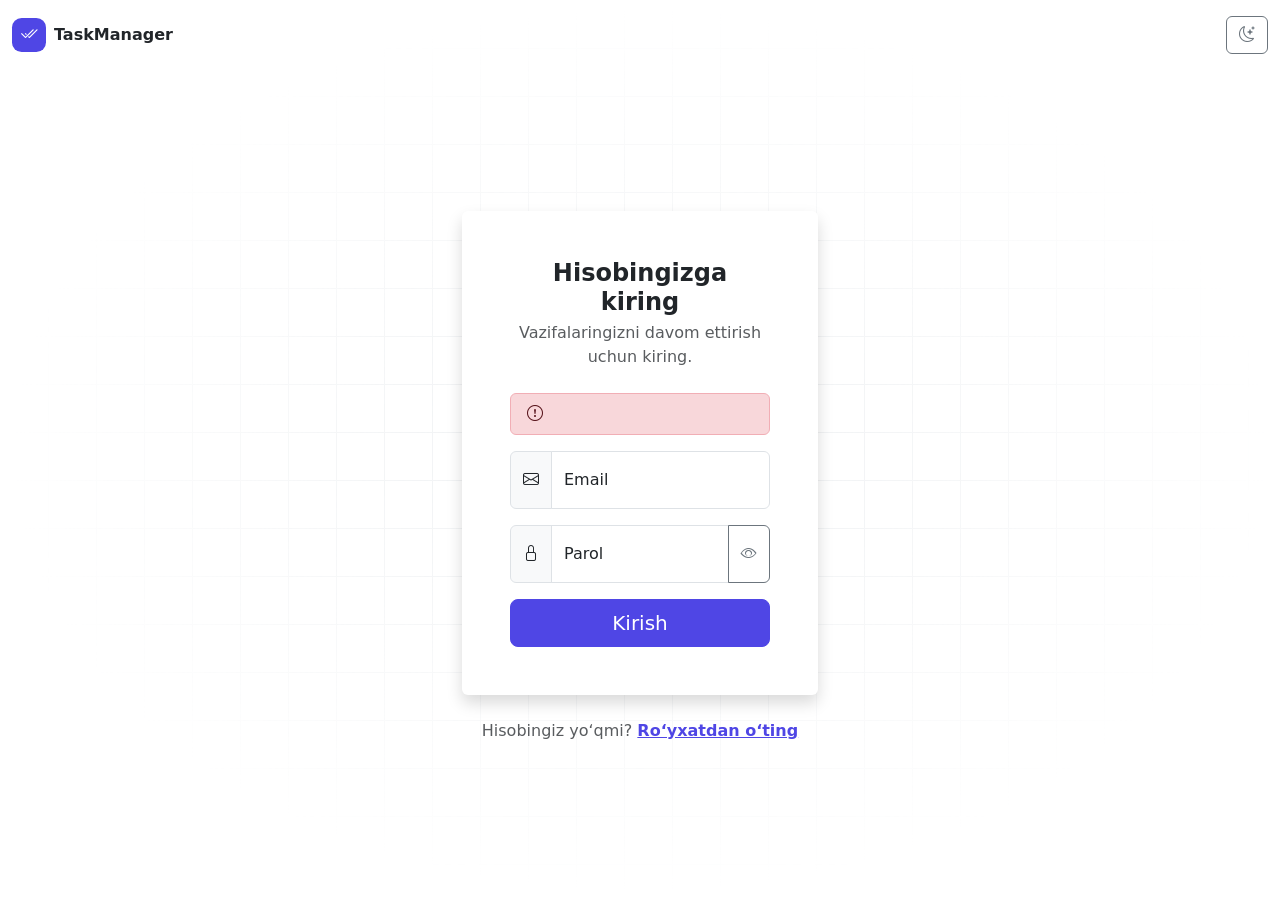
<file: tasks.html>
<!DOCTYPE html>
<html lang="uz" data-bs-theme="light">
<head>
  <meta charset="UTF-8">
  <!-- viewport: Bootstrap responsive ishlashi uchun SHART -->
  <meta name="viewport" content="width=device-width, initial-scale=1">
  <meta http-equiv="Content-Security-Policy" content="default-src 'self' file:; script-src 'self' file: https://cdn.jsdelivr.net; style-src 'self' file: 'unsafe-inline' https://cdn.jsdelivr.net; font-src 'self' file: https://cdn.jsdelivr.net; img-src 'self' file: data:; base-uri 'none'; form-action 'self'">
  <title>Vazifalar — TaskManager</title>
  <style>html{visibility:hidden}</style>
  <!-- Bootstrap 5.3 va Bootstrap Icons (CDN) -->
  <link href="https://cdn.jsdelivr.net/npm/bootstrap@5.3.3/dist/css/bootstrap.min.css" rel="stylesheet">
  <link href="https://cdn.jsdelivr.net/npm/bootstrap-icons@1.11.3/font/bootstrap-icons.min.css" rel="stylesheet">
  <!-- Faqat kichik qoʻshimcha uslublar -->
  <link href="css/custom.css" rel="stylesheet">
  <script src="js/auth.js"></script>
</head>
<body data-page="tasks">

  <!-- ===== YUQORI NAVBAR ===== -->
  <nav class="navbar bg-body border-bottom sticky-top py-2">
    <div class="container-fluid gap-2 flex-nowrap">
      <button class="btn btn-outline-secondary d-lg-none" type="button" data-bs-toggle="offcanvas" data-bs-target="#sidebar" aria-controls="sidebar" aria-label="Menyuni ochish"><i class="bi bi-list"></i></button>
      <a class="navbar-brand d-flex align-items-center gap-2 fw-semibold me-0 me-lg-4" href="dashboard.html"><span class="brand-mark"><i class="bi bi-check2-all"></i></span><span class="d-none d-sm-inline">TaskManager</span></a>

      <form class="input-group d-none d-md-flex flex-grow-1 js-search-form" style="max-width:420px" role="search">
        <span class="input-group-text"><i class="bi bi-search"></i></span>
        <input type="search" class="form-control js-search" placeholder="Vazifalarni qidirish…" aria-label="Qidirish">
      </form>

      <div class="d-flex align-items-center gap-2 ms-auto">
        <!-- Tugmali dropdown (Split button): asosiy tugma + ustuvorlik tanlash menyusi -->
        <div class="btn-group">
          <button type="button" class="btn btn-primary" data-action="new-task"><i class="bi bi-plus-lg"></i><span class="d-none d-sm-inline ms-1">Yangi vazifa</span></button>
          <button type="button" class="btn btn-primary dropdown-toggle dropdown-toggle-split" data-bs-toggle="dropdown" aria-expanded="false"><span class="visually-hidden">Tezkor qoʻshish menyusi</span></button>
          <ul class="dropdown-menu dropdown-menu-end shadow">
            <li><h6 class="dropdown-header">Ustuvorlik bilan qoʻshish</h6></li>
            <li><button type="button" class="dropdown-item" data-action="new-task" data-priority="high"><i class="bi bi-chevron-double-up text-danger me-2"></i>Yuqori</button></li>
            <li><button type="button" class="dropdown-item" data-action="new-task" data-priority="medium"><i class="bi bi-dash-lg text-warning me-2"></i>Oʻrta</button></li>
            <li><button type="button" class="dropdown-item" data-action="new-task" data-priority="low"><i class="bi bi-chevron-double-down text-success me-2"></i>Past</button></li>
            <li><hr class="dropdown-divider"></li>
            <li><button type="button" class="dropdown-item" data-action="new-project"><i class="bi bi-folder-plus me-2"></i>Yangi loyiha</button></li>
          </ul>
        </div>
        <button type="button" class="btn btn-outline-secondary js-theme" data-bs-toggle="tooltip" data-bs-placement="bottom" data-bs-title="Mavzuni almashtirish" aria-label="Mavzuni almashtirish"><i class="bi bi-moon-stars js-theme-icon"></i></button>
        <!-- Foydalanuvchi dropdown menyusi -->
        <div class="dropdown">
          <button class="btn btn-light border d-flex align-items-center gap-2 px-2" type="button" data-bs-toggle="dropdown" aria-expanded="false" aria-label="Foydalanuvchi menyusi">
            <img src="assets/img/avatar.svg" alt="" width="28" height="28" class="rounded-circle">
            <span class="d-none d-xl-inline small js-user-name"></span>
          </button>
          <ul class="dropdown-menu dropdown-menu-end shadow">
            <li class="px-3 py-2"><div class="fw-semibold js-user-name"></div><div class="small text-body-secondary js-user-email"></div></li>
            <li><hr class="dropdown-divider"></li>
            <li><a class="dropdown-item" href="settings.html"><i class="bi bi-person-gear me-2"></i>Profil sozlamalari</a></li>
            <li><a class="dropdown-item" href="tasks.html"><i class="bi bi-list-check me-2"></i>Mening vazifalarim</a></li>
            <li><hr class="dropdown-divider"></li>
            <li><button type="button" class="dropdown-item text-danger js-logout"><i class="bi bi-box-arrow-right me-2"></i>Chiqish</button></li>
          </ul>
        </div>
      </div>
    </div>
  </nav>

  <div class="container-fluid">
    <div class="row">
      <!-- ===== YON PANEL: lg+ ekranda doimiy, kichik ekranda Offcanvas ===== -->
      <aside class="col-lg-3 col-xl-2 px-0 border-end sidebar-col">
        <div class="offcanvas-lg offcanvas-start sidebar" tabindex="-1" id="sidebar" aria-labelledby="sidebarLabel">
          <div class="offcanvas-header border-bottom">
            <h5 class="offcanvas-title d-flex align-items-center gap-2" id="sidebarLabel"><span class="brand-mark"><i class="bi bi-check2-all"></i></span> TaskManager</h5>
            <button type="button" class="btn-close" data-bs-dismiss="offcanvas" data-bs-target="#sidebar" aria-label="Yopish"></button>
          </div>
          <div class="offcanvas-body flex-column p-3">
            <!-- Telefonda qidiruv shu yerda -->
            <form class="input-group mb-3 d-md-none js-search-form" role="search">
              <span class="input-group-text"><i class="bi bi-search"></i></span>
              <input type="search" class="form-control js-search" placeholder="Vazifalarni qidirish…" aria-label="Qidirish">
            </form>
            <ul class="nav nav-pills flex-column gap-1 mb-4">
          <li class="nav-item"><a class="nav-link" href="dashboard.html"><i class="bi bi-speedometer2"></i>Boshqaruv paneli</a></li>
          <li class="nav-item"><a class="nav-link active" href="tasks.html" aria-current="page"><i class="bi bi-list-check"></i>Vazifalar <span class="badge rounded-pill text-bg-light border ms-auto" id="navTaskCount" data-bs-toggle="tooltip" data-bs-title="Bajarilmagan vazifalar">0</span></a></li>
          <li class="nav-item"><a class="nav-link" href="kanban.html"><i class="bi bi-kanban"></i>Kanban</a></li>
          <li class="nav-item"><a class="nav-link" href="calendar.html"><i class="bi bi-calendar3"></i>Kalendar</a></li>
          <li class="nav-item"><a class="nav-link" href="projects.html"><i class="bi bi-folder2-open"></i>Loyihalar</a></li>
          <li class="nav-item"><a class="nav-link" href="settings.html"><i class="bi bi-gear"></i>Sozlamalar</a></li>
            </ul>
            <!-- Umumiy bajarilish (Progress komponenti) -->
            <div class="card bg-body-tertiary border-0">
              <div class="card-body p-3">
                <div class="d-flex justify-content-between small mb-2"><span class="fw-semibold">Umumiy bajarilish</span><span id="sideProgressText">0%</span></div>
                <div class="progress" style="height:8px" role="progressbar" aria-label="Umumiy bajarilish" aria-valuenow="0" aria-valuemin="0" aria-valuemax="100"><div class="progress-bar" id="sideProgress" style="width:0%"></div></div>
              </div>
            </div>
          </div>
        </div>
      </aside>

      <!-- ===== ASOSIY KONTENT ===== -->
      <main class="col-lg-9 col-xl-10 py-4 px-3 px-md-4">
        <nav aria-label="breadcrumb">
          <ol class="breadcrumb small mb-2">
            <li class="breadcrumb-item"><a href="dashboard.html"><i class="bi bi-house-door"></i> Bosh sahifa</a></li>
            <li class="breadcrumb-item active" aria-current="page">Vazifalar</li>
          </ol>
        </nav>
        <div class="d-flex flex-wrap justify-content-between align-items-end gap-2 mb-4">
          <div><h1 class="h3 fw-bold mb-1">Vazifalar</h1><p class="text-body-secondary mb-0">Barcha vazifalaringiz bir joyda.</p></div>
          <button type="button" class="btn btn-primary" data-action="new-task"><i class="bi bi-plus-lg me-1"></i>Yangi vazifa</button>
        </div>
        <!-- Holat boʻyicha tablar (JS toʻldiradi) -->
        <ul class="nav nav-tabs flex-nowrap overflow-x-auto text-nowrap mb-3" id="statusTabs" aria-label="Holat boʻyicha filtr"></ul>

        <!-- Filtrlar paneli: responsive grid -->
        <div class="row g-2 align-items-center mb-3">
          <div class="col-12 col-sm-6 col-lg-3">
            <label class="visually-hidden" for="fPriority">Ustuvorlik</label>
            <select class="form-select" id="fPriority">
              <option value="">Barcha ustuvorliklar</option>
              <option value="high">Yuqori</option><option value="medium">Oʻrta</option><option value="low">Past</option>
            </select>
          </div>
          <div class="col-12 col-sm-6 col-lg-3">
            <label class="visually-hidden" for="fProject">Loyiha</label>
            <select class="form-select" id="fProject"></select>
          </div>
          <div class="col-6 col-lg-auto ms-lg-auto">
            <!-- Tugmali dropdown: saralash -->
            <div class="dropdown">
              <button class="btn btn-outline-secondary dropdown-toggle w-100" type="button" data-bs-toggle="dropdown" aria-expanded="false"><i class="bi bi-sort-down me-1"></i><span id="sortLabel">Saralash</span></button>
              <ul class="dropdown-menu shadow">
                <li><button type="button" class="dropdown-item" data-action="sort" data-sort="due">Muddat boʻyicha</button></li>
                <li><button type="button" class="dropdown-item" data-action="sort" data-sort="priority">Ustuvorlik boʻyicha</button></li>
                <li><button type="button" class="dropdown-item" data-action="sort" data-sort="status">Holat boʻyicha</button></li>
                <li><hr class="dropdown-divider"></li>
                <li><button type="button" class="dropdown-item" data-action="sort" data-sort="title">Nomi boʻyicha</button></li>
              </ul>
            </div>
          </div>
          <div class="col-6 col-lg-auto">
            <!-- Radio tugmalar guruhi: jadval / roʻyxat -->
            <div class="btn-group w-100" role="group" aria-label="Koʻrinish">
              <input type="radio" class="btn-check" name="viewMode" id="viewTable" value="table" autocomplete="off" checked>
              <label class="btn btn-outline-primary" for="viewTable" data-bs-toggle="tooltip" data-bs-title="Jadval koʻrinishi"><i class="bi bi-table"></i><span class="visually-hidden">Jadval</span></label>
              <input type="radio" class="btn-check" name="viewMode" id="viewList" value="list" autocomplete="off">
              <label class="btn btn-outline-primary" for="viewList" data-bs-toggle="tooltip" data-bs-title="Roʻyxat koʻrinishi"><i class="bi bi-list-ul"></i><span class="visually-hidden">Roʻyxat</span></label>
            </div>
          </div>
        </div>

        <!-- Jadval yoki roʻyxat (JS chizadi) -->
        <div id="taskView"></div>
        <div id="pager" class="mt-3"></div>
      </main>
    </div>
  </div>

  <!-- ===== OYNALAR (Modal) ===== -->
  <!-- Vazifa qoʻshish / tahrirlash formasi -->
  <div class="modal fade" id="taskModal" tabindex="-1" aria-labelledby="taskModalLabel" aria-hidden="true">
    <div class="modal-dialog modal-dialog-centered modal-dialog-scrollable modal-lg modal-fullscreen-sm-down">
      <form class="modal-content" id="taskForm" novalidate>
        <div class="modal-header">
          <h2 class="modal-title fs-5" id="taskModalLabel">Yangi vazifa</h2>
          <button type="button" class="btn-close" data-bs-dismiss="modal" aria-label="Yopish"></button>
        </div>
        <div class="modal-body">
          <input type="hidden" name="id">
          <div class="row g-3">
            <div class="col-12">
              <div class="form-floating">
                <input type="text" class="form-control" id="tfTitle" name="title" placeholder="Sarlavha" maxlength="200" required>
                <label for="tfTitle">Sarlavha</label>
                <div class="invalid-feedback">Vazifa sarlavhasini kiriting.</div>
              </div>
            </div>
            <div class="col-12">
              <div class="form-floating">
                <textarea class="form-control" id="tfDesc" name="description" placeholder="Tavsif" maxlength="2000" style="height:100px"></textarea>
                <label for="tfDesc">Tavsif (ixtiyoriy)</label>
              </div>
            </div>
            <div class="col-12 col-md-6">
              <div class="form-floating">
                <select class="form-select" id="tfStatus" name="status">
                  <option value="todo">Qilish kerak</option><option value="in_progress">Jarayonda</option>
                  <option value="review">Tekshiruvda</option><option value="done">Bajarildi</option>
                </select>
                <label for="tfStatus">Holat</label>
              </div>
            </div>
            <div class="col-12 col-md-6">
              <div class="form-floating">
                <select class="form-select" id="tfPriority" name="priority">
                  <option value="high">Yuqori</option><option value="medium">Oʻrta</option><option value="low">Past</option>
                </select>
                <label for="tfPriority">Ustuvorlik</label>
              </div>
            </div>
            <div class="col-12 col-md-6">
              <div class="form-floating">
                <input type="date" class="form-control" id="tfDue" name="dueDate" placeholder="Muddat">
                <label for="tfDue">Muddat</label>
              </div>
            </div>
            <div class="col-12 col-md-6">
              <div class="form-floating">
                <select class="form-select" id="tfProject" name="projectId"></select>
                <label for="tfProject">Loyiha</label>
              </div>
            </div>
          </div>
        </div>
        <div class="modal-footer">
          <button type="button" class="btn btn-outline-secondary" data-bs-dismiss="modal">Bekor qilish</button>
          <button type="submit" class="btn btn-primary"><i class="bi bi-check-lg me-1"></i>Saqlash</button>
        </div>
      </form>
    </div>
  </div>

  <!-- Yangi loyiha formasi -->
  <div class="modal fade" id="projectModal" tabindex="-1" aria-labelledby="projectModalLabel" aria-hidden="true">
    <div class="modal-dialog modal-dialog-centered">
      <form class="modal-content" id="projectForm" novalidate>
        <div class="modal-header">
          <h2 class="modal-title fs-5" id="projectModalLabel">Yangi loyiha</h2>
          <button type="button" class="btn-close" data-bs-dismiss="modal" aria-label="Yopish"></button>
        </div>
        <div class="modal-body vstack gap-3">
          <div class="form-floating">
            <input type="text" class="form-control" id="pfName" name="name" placeholder="Nomi" maxlength="80" required>
            <label for="pfName">Loyiha nomi</label>
            <div class="invalid-feedback">Loyiha nomini kiriting.</div>
          </div>
          <div class="form-floating">
            <input type="text" class="form-control" id="pfDesc" name="description" placeholder="Tavsif" maxlength="200">
            <label for="pfDesc">Qisqacha tavsif</label>
          </div>
        </div>
        <div class="modal-footer">
          <button type="button" class="btn btn-outline-secondary" data-bs-dismiss="modal">Bekor qilish</button>
          <button type="submit" class="btn btn-primary">Yaratish</button>
        </div>
      </form>
    </div>
  </div>

  <!-- Tasdiqlash oynasi -->
  <div class="modal fade" id="confirmModal" tabindex="-1" aria-labelledby="confirmLabel" aria-hidden="true">
    <div class="modal-dialog modal-dialog-centered modal-sm">
      <div class="modal-content">
        <div class="modal-body text-center p-4">
          <i class="bi bi-exclamation-triangle text-warning display-5"></i>
          <h2 class="h6 mt-2" id="confirmLabel">Tasdiqlang</h2>
          <p class="small text-body-secondary mb-3 js-confirm-text"></p>
          <div class="d-flex gap-2 justify-content-center">
            <button type="button" class="btn btn-outline-secondary btn-sm" data-bs-dismiss="modal">Bekor qilish</button>
            <button type="button" class="btn btn-danger btn-sm js-confirm-ok">Ha</button>
          </div>
        </div>
      </div>
    </div>
  </div>

  <script src="https://cdn.jsdelivr.net/npm/bootstrap@5.3.3/dist/js/bootstrap.bundle.min.js"></script>
  <script src="js/store.js"></script>
  <script src="js/ui.js"></script>
  <script src="js/app.js"></script>
</body>
</html>
</file>
<file: css/custom.css>
/* =====================================================================
   custom.css — Bootstrap 5.3 ustiga faqat KICHIK qoʻshimchalar.
   Asosiy dizayn Bootstrap klasslari (HTML ichida) orqali berilgan.
   Bu yerda: 1) brend rangi, 2) bir nechta maxsus komponent.
   ===================================================================== */

/* ---------- 1. Brend rangi (indigo) — Bootstrap oʻzgaruvchilarini almashtiramiz ---------- */
:root,
[data-bs-theme="light"] {
  --bs-primary: #4f46e5;
  --bs-primary-rgb: 79, 70, 229;
  --bs-primary-text-emphasis: #26237a;
  --bs-primary-bg-subtle: #e0e7ff;
  --bs-primary-border-subtle: #c7d2fe;
  --bs-link-color: #4f46e5;
  --bs-link-color-rgb: 79, 70, 229;
  --bs-link-hover-color: #4338ca;
  --bs-link-hover-color-rgb: 67, 56, 202;
}
[data-bs-theme="dark"] {
  --bs-primary: #6366f1;
  --bs-primary-rgb: 99, 102, 241;
  --bs-primary-text-emphasis: #a5b4fc;
  --bs-primary-bg-subtle: #1e1b4b;
  --bs-primary-border-subtle: #3730a3;
  --bs-link-color: #a5b4fc;
  --bs-link-color-rgb: 165, 180, 252;
  --bs-link-hover-color: #c7d2fe;
  --bs-link-hover-color-rgb: 199, 210, 254;
}

.btn-primary {
  --bs-btn-bg: #4f46e5; --bs-btn-border-color: #4f46e5;
  --bs-btn-hover-bg: #4338ca; --bs-btn-hover-border-color: #4338ca;
  --bs-btn-active-bg: #3730a3; --bs-btn-active-border-color: #3730a3;
  --bs-btn-disabled-bg: #4f46e5; --bs-btn-disabled-border-color: #4f46e5;
  --bs-btn-focus-shadow-rgb: 99, 102, 241;
}
.btn-outline-primary {
  --bs-btn-color: #4f46e5; --bs-btn-border-color: #4f46e5;
  --bs-btn-hover-bg: #4f46e5; --bs-btn-hover-border-color: #4f46e5;
  --bs-btn-active-bg: #4338ca; --bs-btn-active-border-color: #4338ca;
  --bs-btn-focus-shadow-rgb: 99, 102, 241;
}
[data-bs-theme="dark"] .btn-outline-primary { --bs-btn-color: #a5b4fc; }
.nav-pills { --bs-nav-pills-link-active-bg: #4f46e5; }
.pagination { --bs-pagination-active-bg: #4f46e5; --bs-pagination-active-border-color: #4f46e5; }
.progress { --bs-progress-bar-bg: #4f46e5; }
.list-group { --bs-list-group-active-bg: #4f46e5; --bs-list-group-active-border-color: #4f46e5; }
.dropdown-menu { --bs-dropdown-link-active-bg: #4f46e5; }
.form-check-input:checked,
.form-check-input[type="checkbox"]:indeterminate { background-color: #4f46e5; border-color: #4f46e5; }
.form-control:focus, .form-select:focus { border-color: #818cf8; box-shadow: 0 0 0 .25rem rgba(79, 70, 229, .2); }
.form-range::-webkit-slider-thumb { background-color: #4f46e5; }
.form-range::-moz-range-thumb { background-color: #4f46e5; }

/* ---------- 2. Brend belgisi (logotip) ---------- */
.brand-mark {
  display: inline-grid; place-items: center;
  width: 34px; height: 34px; border-radius: .6rem;
  background: #4f46e5; color: #fff; font-size: 1.1rem;
}

/* ---------- 3. Kirish / roʻyxatdan oʻtish / landing fon ---------- */
.auth-bg { position: relative; }
.auth-bg::before {                       /* yengil katak fon */
  content: ""; position: fixed; inset: 0; z-index: -1; pointer-events: none; opacity: .45;
  background-image:
    linear-gradient(var(--bs-border-color) 1px, transparent 1px),
    linear-gradient(90deg, var(--bs-border-color) 1px, transparent 1px);
  background-size: 48px 48px;
  mask-image: radial-gradient(ellipse at center, #000 15%, transparent 70%);
}

/* ---------- 4. Yon panel (sidebar) ---------- */
@media (min-width: 992px) {
  .sidebar-col {                         /* lg va undan katta ekranda yopishqoq */
    position: sticky; top: 56px; align-self: flex-start;
    height: calc(100vh - 56px); overflow-y: auto;
  }
}
.sidebar .nav-link { display: flex; align-items: center; gap: .6rem; color: var(--bs-body-color); }
.sidebar .nav-link:not(.active):hover { background: var(--bs-tertiary-bg); }

/* ---------- 5. Kichik yordamchilar ---------- */
/* .visually-hidden (position:absolute) jadval skroll maydonidan chiqib, sahifada gorizontal skroll hosil qilmasligi uchun */
.table-responsive { position: relative; }
/* Slayd sarlavhasi rasm ustida oʻqilishi uchun quyuq gradient */
.carousel-caption { left: 0; right: 0; bottom: 0; padding: 2.5rem 3rem 2.25rem; background: linear-gradient(transparent, rgba(0, 0, 0, .6)); }
.carousel-caption h3 { color: #fff; }
.no-caret::after { display: none !important; }       /* dropdown strelkasini yashirish */
.text-truncate-2 {                                   /* 2 qatordan keyin "…" */
  display: -webkit-box; -webkit-line-clamp: 2; -webkit-box-orient: vertical; overflow: hidden;
}
.cover-img { height: 120px; object-fit: cover; }
.carousel-img { height: 160px; object-fit: cover; }      /* dashboard slayderi */
.carousel-img-lg { height: 240px; object-fit: cover; }   /* landing slayderi */
@media (min-width: 768px) { .carousel-img-lg { height: 380px; } }

/* ---------- 6. Kanban ---------- */
.kanban-card { cursor: grab; }
.kanban-card:active { cursor: grabbing; }
.kanban-col.drag-over { outline: 2px dashed #4f46e5; outline-offset: -2px; }
.kanban-body { min-height: 140px; }

/* ---------- 7. Kalendar ---------- */
.cal-table { table-layout: fixed; }
.cal-cell { height: 56px; vertical-align: top; overflow: hidden; }
@media (min-width: 768px) { .cal-cell { height: 112px; } }
.cal-cell .badge { font-weight: 500; cursor: pointer; }

/* ---------- 8. Landing sahifa ---------- */
.hero-section { padding-block: 3rem; }
@media (min-width: 992px) { .hero-section { padding-block: 5rem; } }
.feature-icon {
  display: inline-grid; place-items: center; width: 3rem; height: 3rem;
  border-radius: .75rem; font-size: 1.4rem;
  background: var(--bs-primary-bg-subtle); color: var(--bs-primary-text-emphasis);
}
</file>
